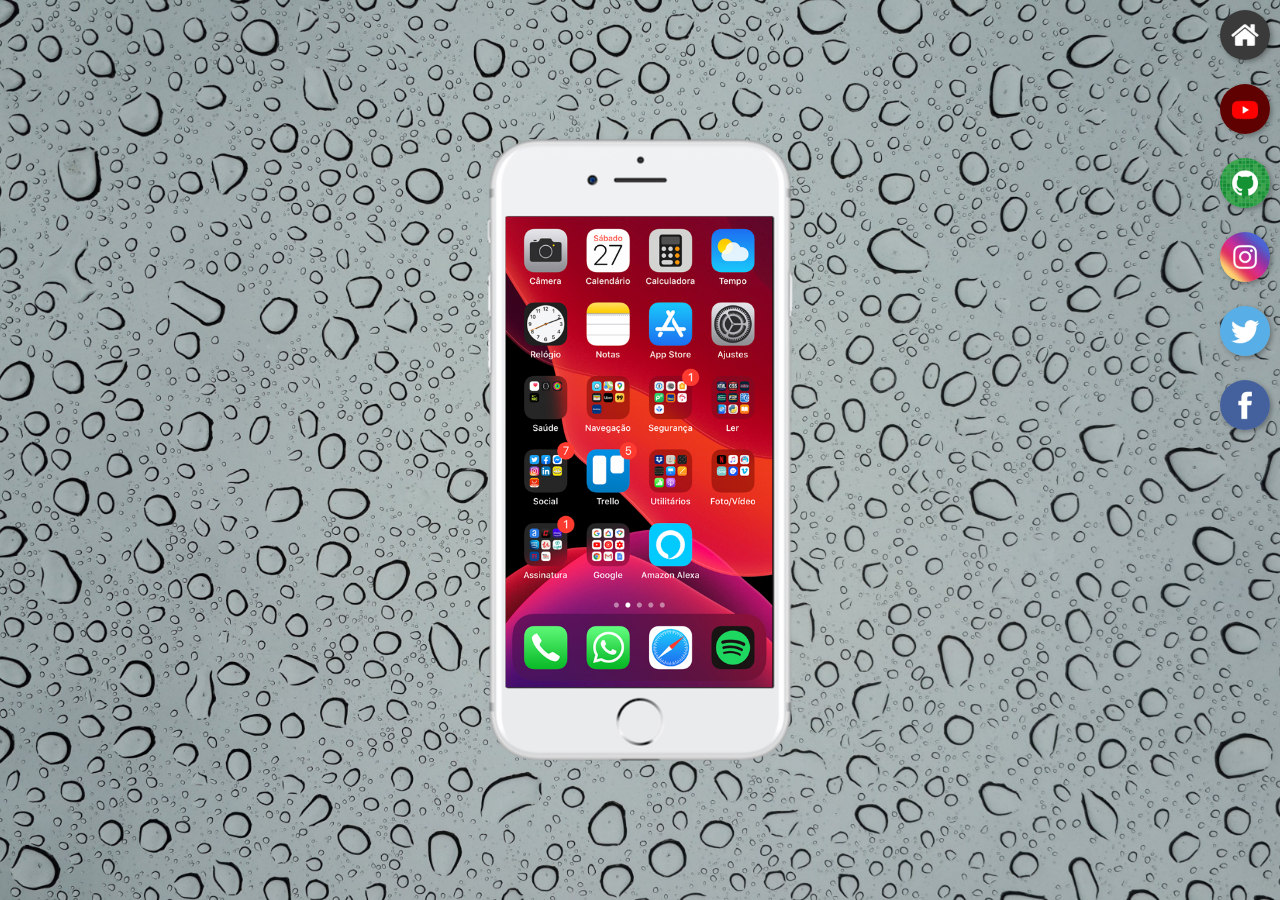
<file: index.html>
<!DOCTYPE html>
<html lang="pt-br">
<head>
    <meta charset="UTF-8">
    <meta name="viewport" content="width=device-width, initial-scale=1.0">
    <link rel="shortcut icon" href="favicon.ico" type="image/x-icon">
    <link rel="stylesheet" href="estilos/style.css">
    <title>Projeto Redes sociais</title>
</head>
<body>
    <main>
        <section id="telefone">
            <iframe src="home.html" name="tela" id="tela" frameborder="0">Seu navegador não é compativel</iframe>
        </section>
        <section id="redes-sociais">
            <a href="home.html" target="tela"><img src="imagens/logo-home.jpg" alt="Home"></a> <br>
            <a href="youtube.html" target="tela"><img src="imagens/logo-youtube.jpg" alt="Youtube"></a> <br>
            <a href="github.html" target="tela"><img src="imagens/logo-github.jpg" alt="Github"></a> <br>
            <a href="instagram.html" target="tela"><img src="imagens/logo-instagram.jpg" alt="Instagram"></a> <br>
            <a href="twitter.html" target="tela"><img src="imagens/logo-twitter.jpg" alt="Twitter"></a> <br>
            <a href="facebook.html" target="tela"><img src="imagens/logo-facebook.jpg" alt="Facebook"></a> <br>
        </section>
    </main>
</body>
</html>
</file>
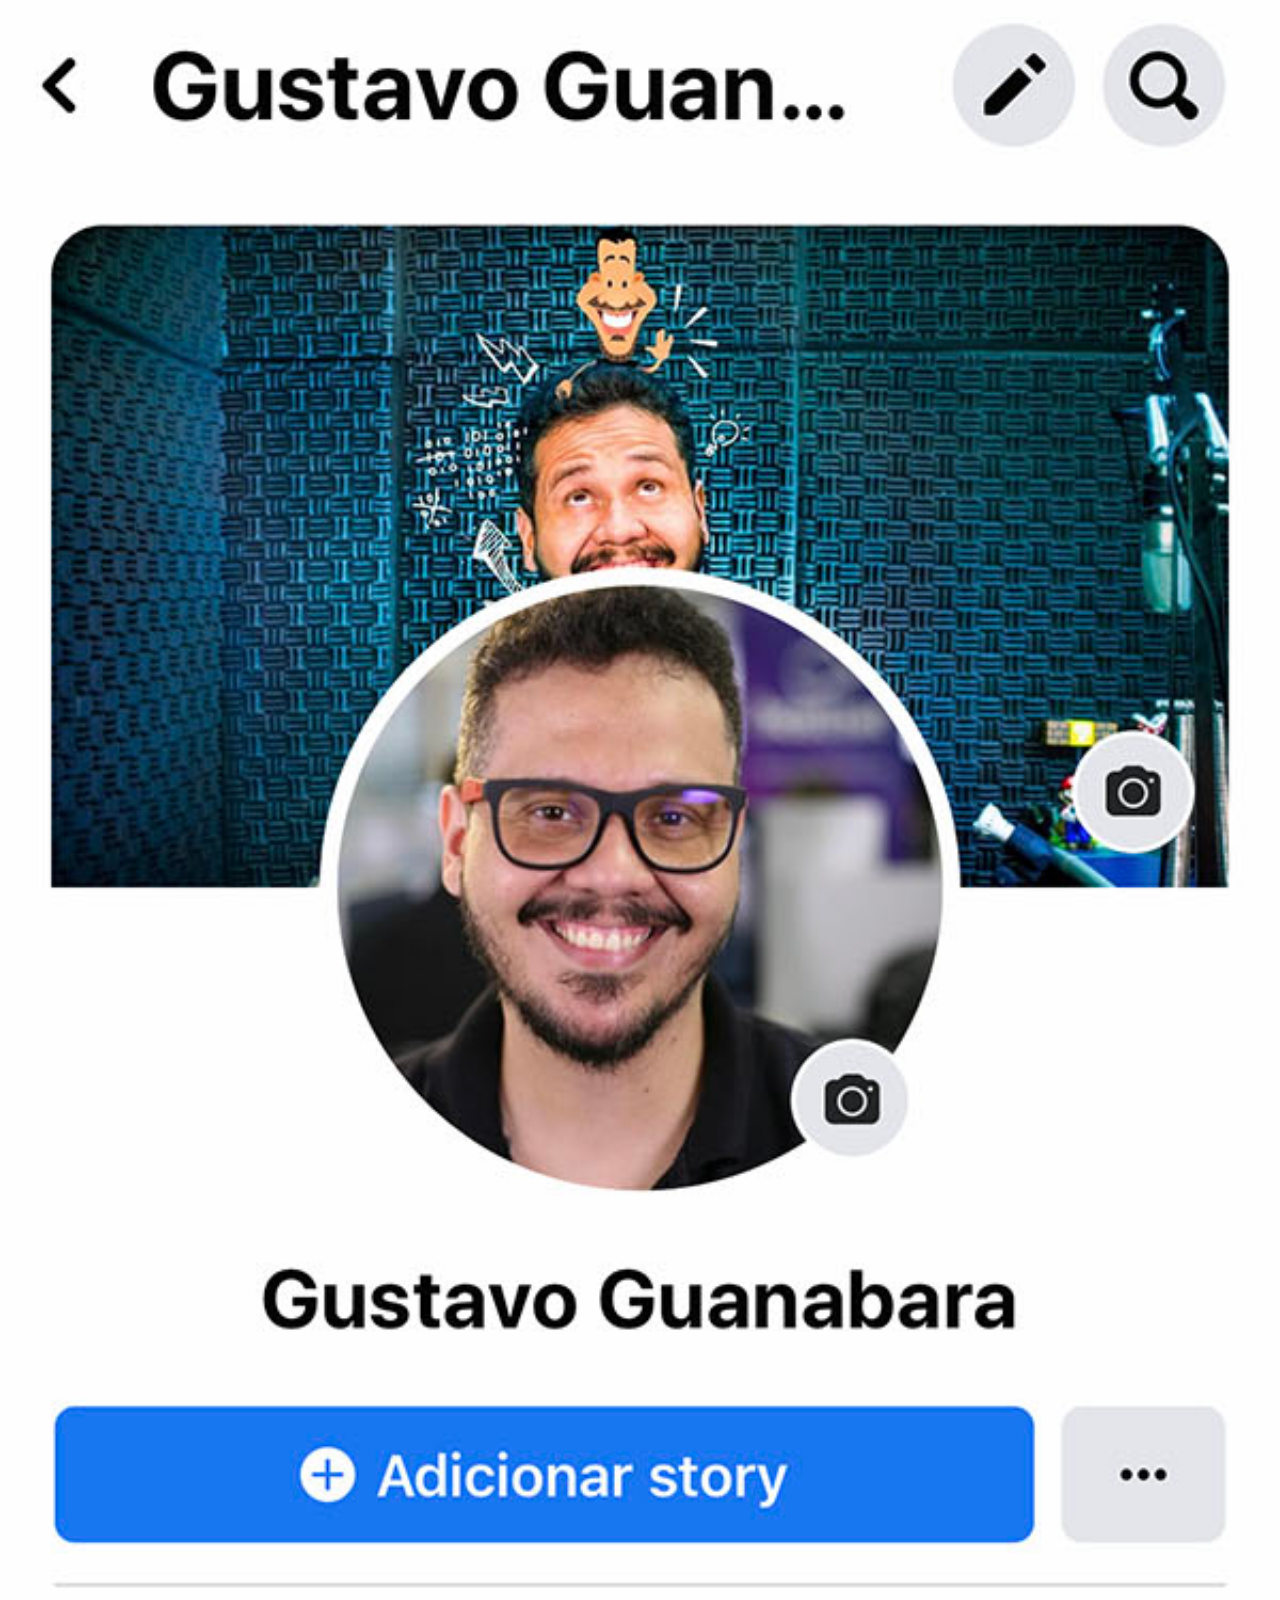
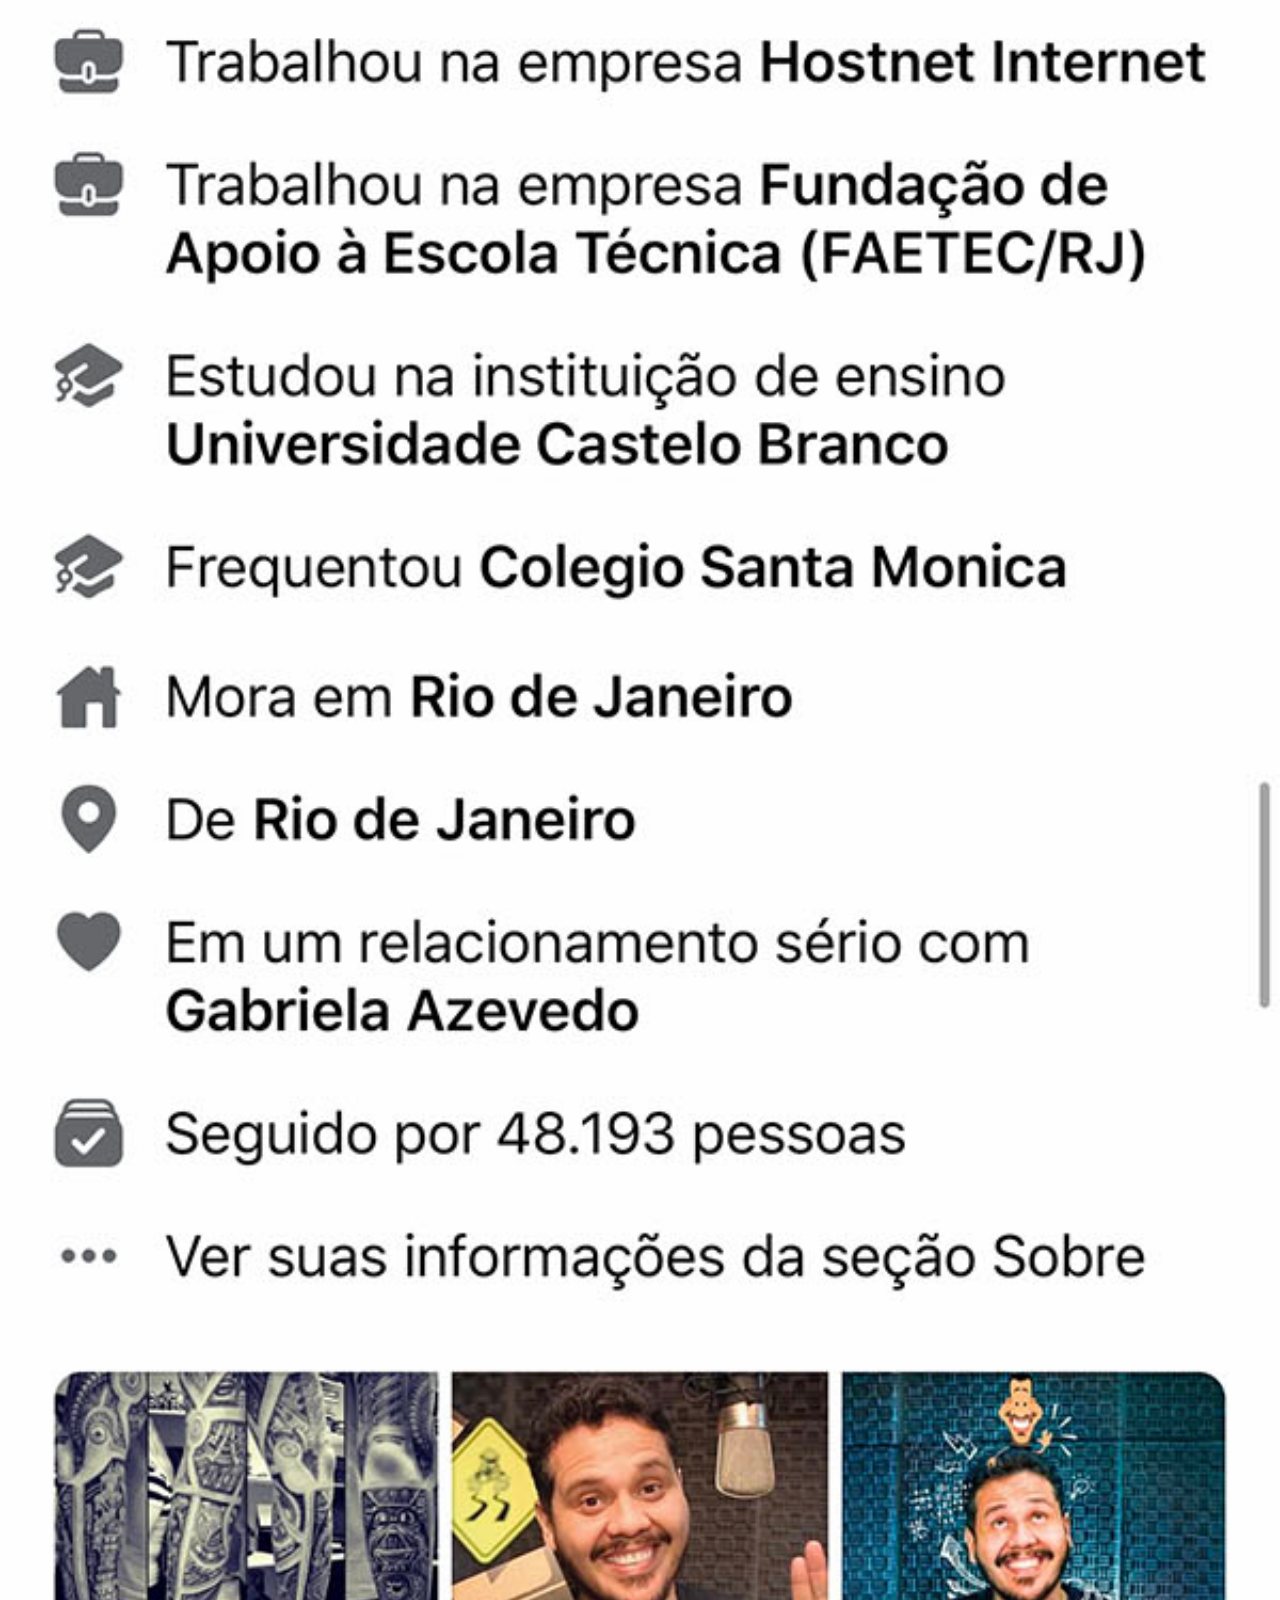
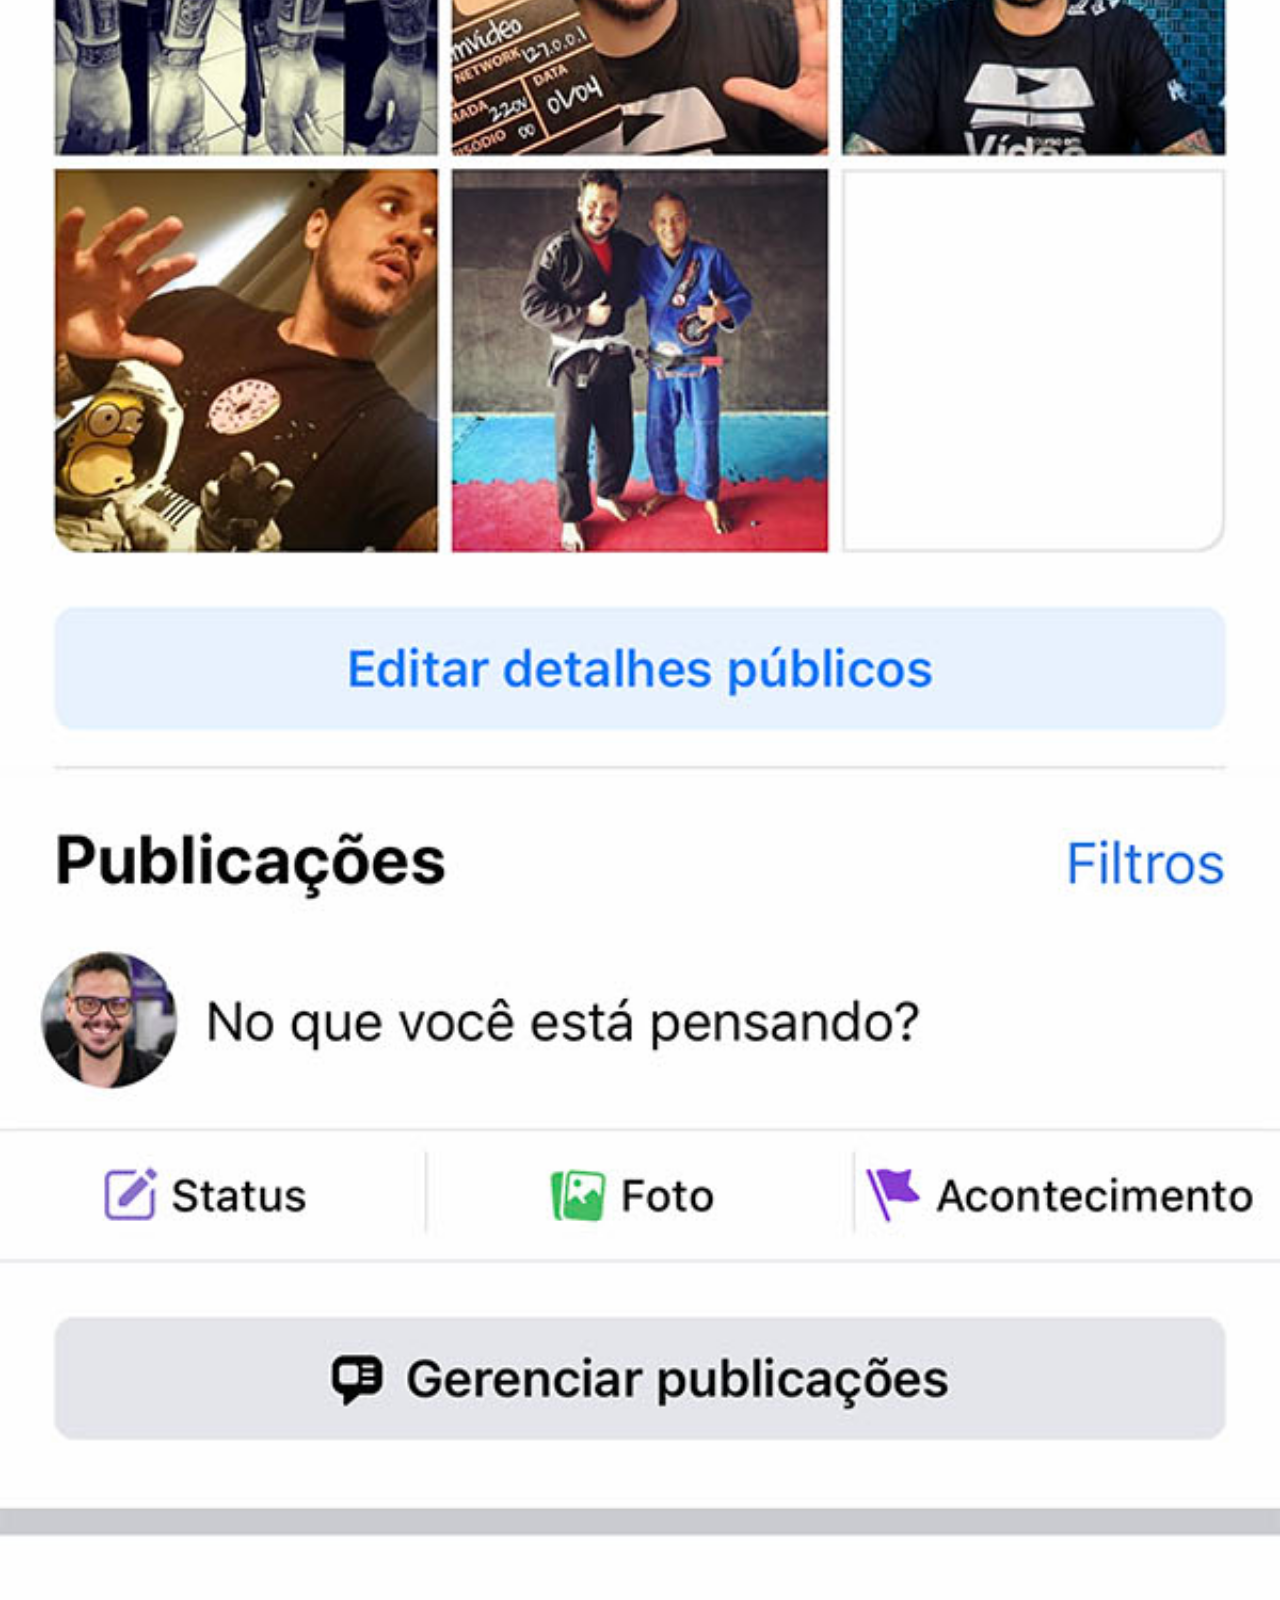
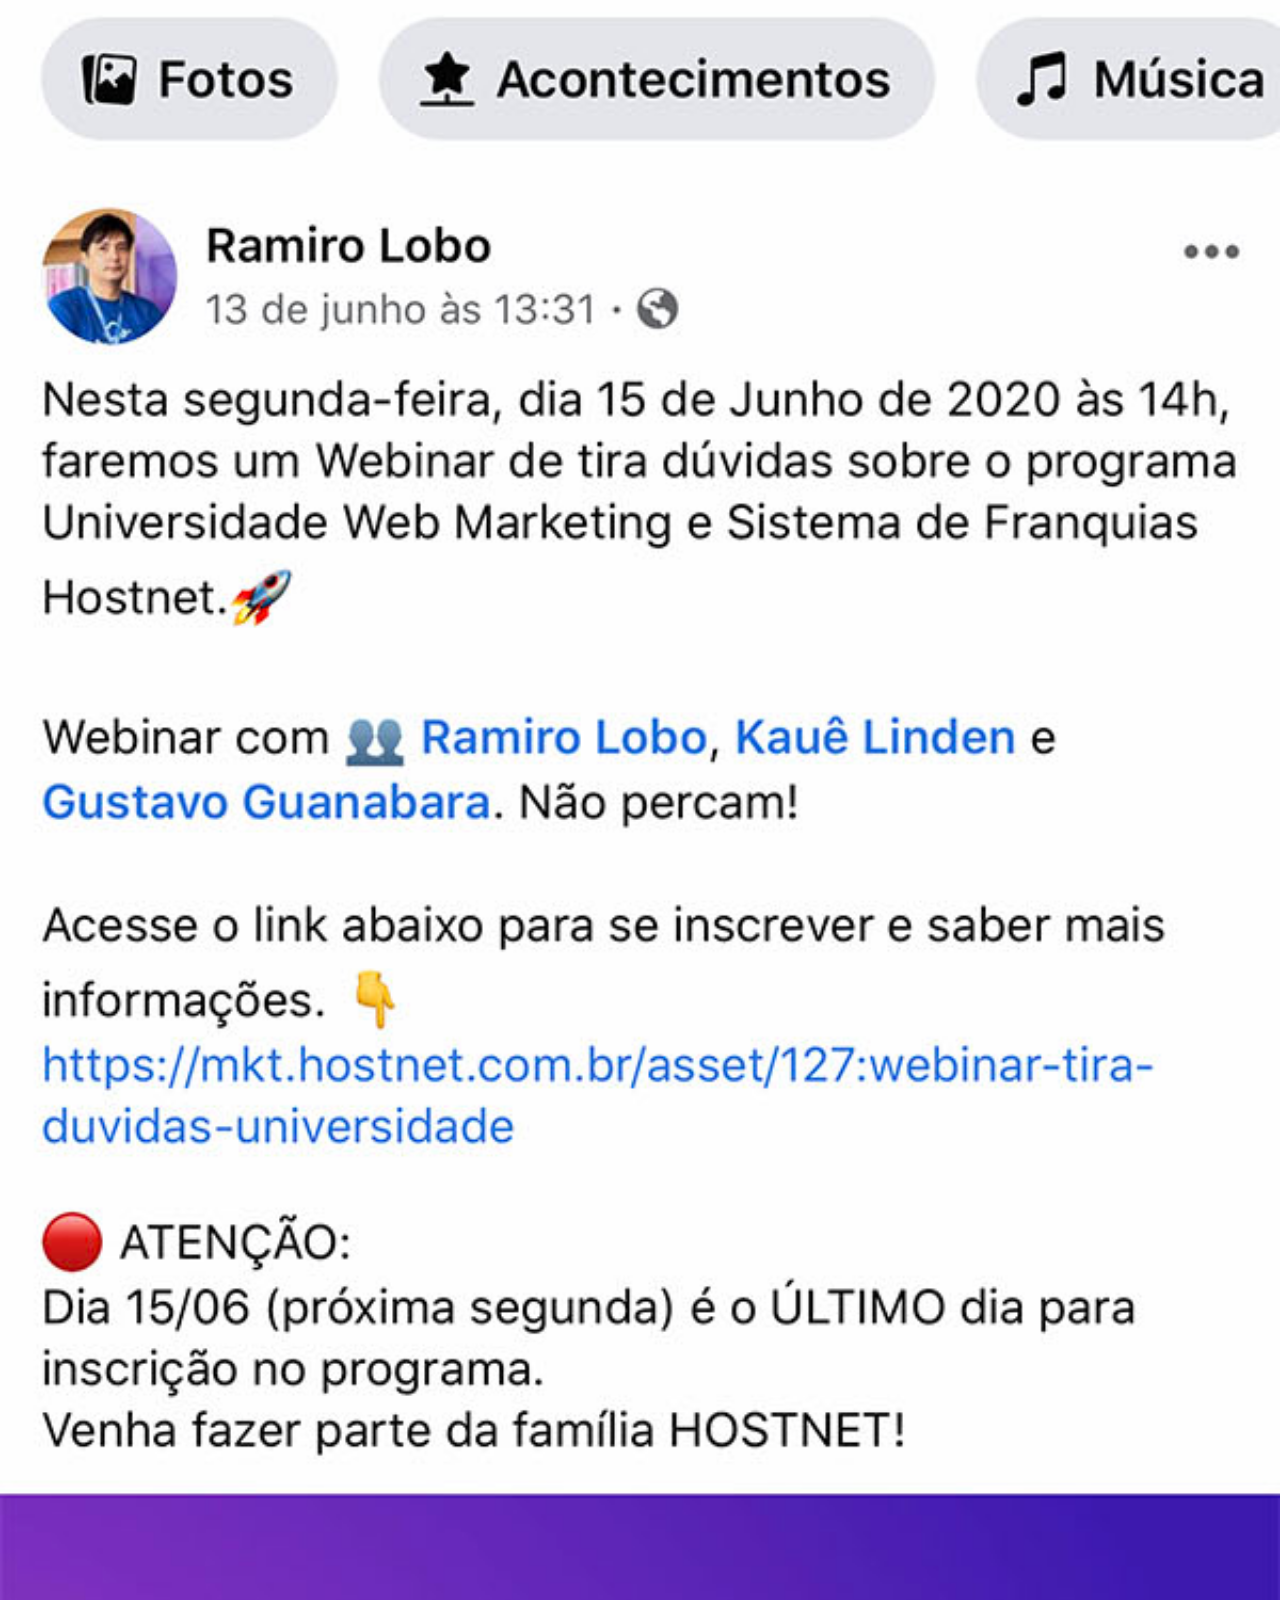
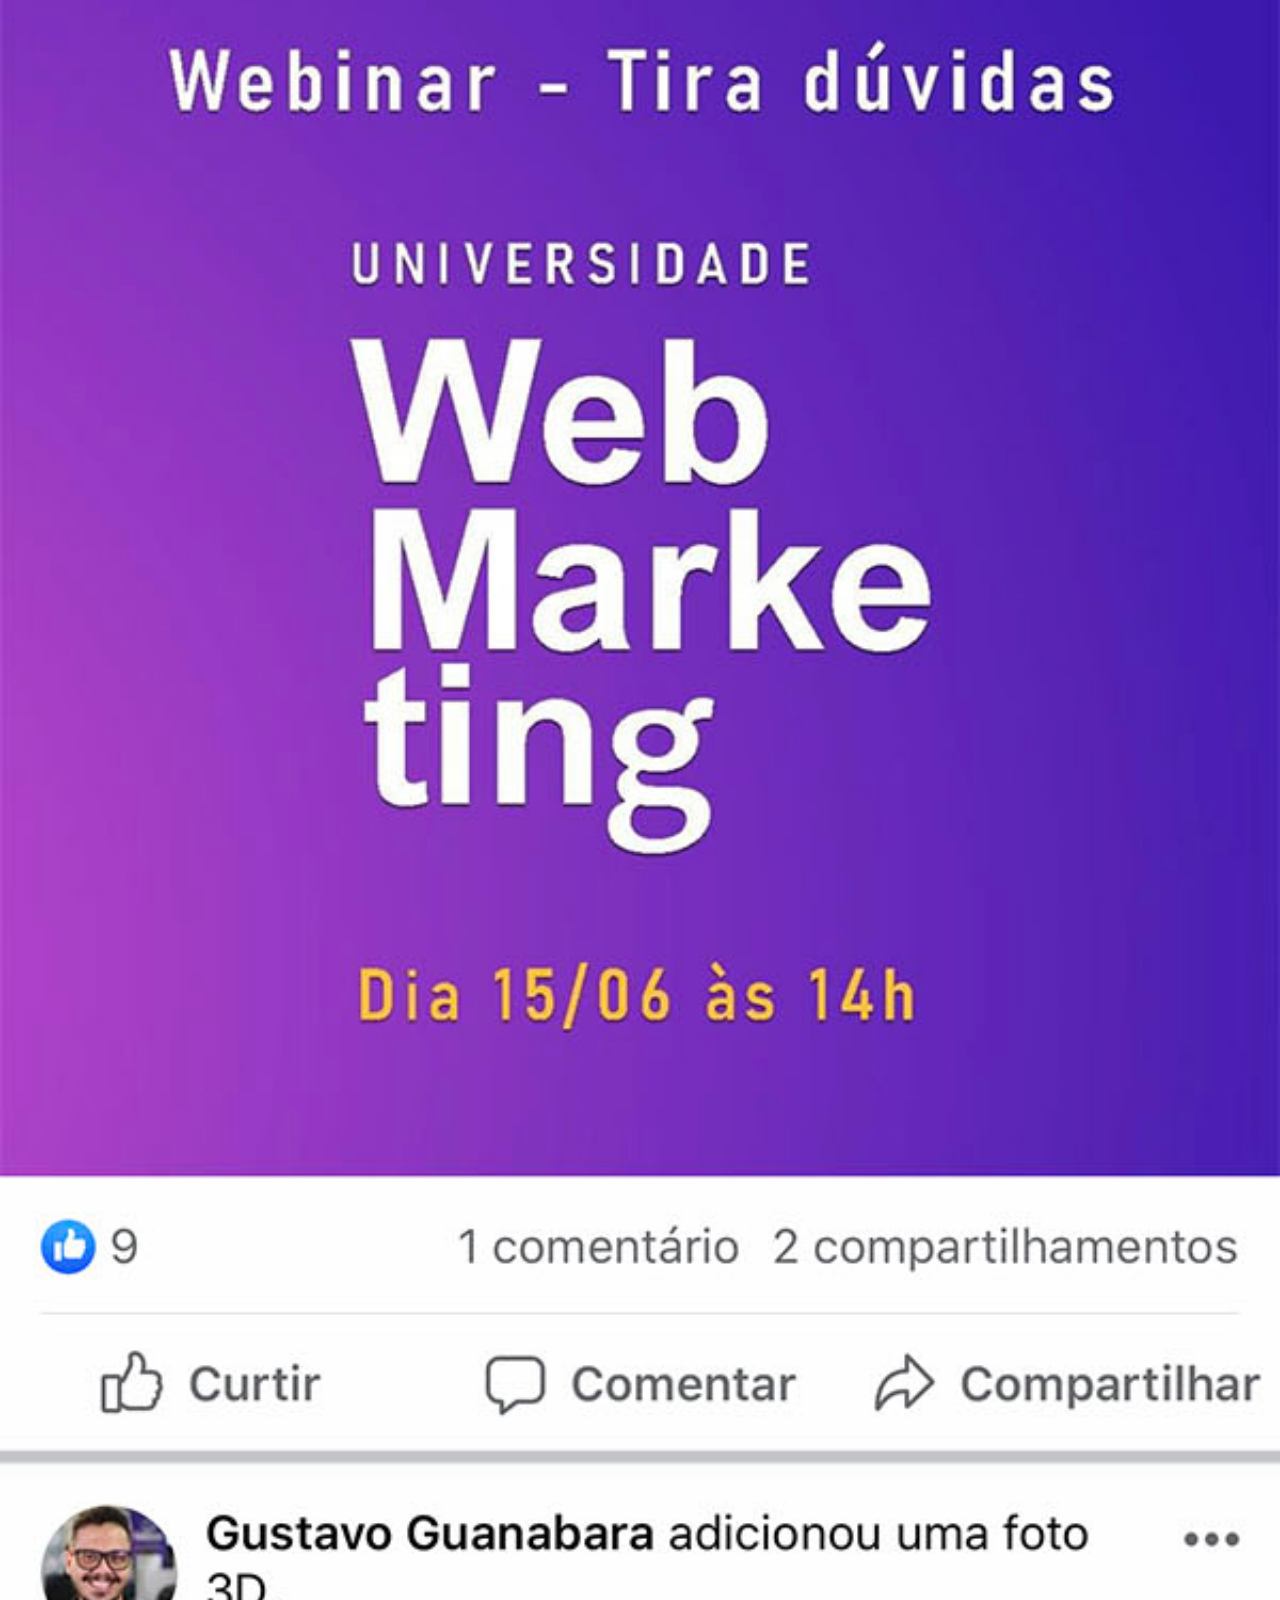
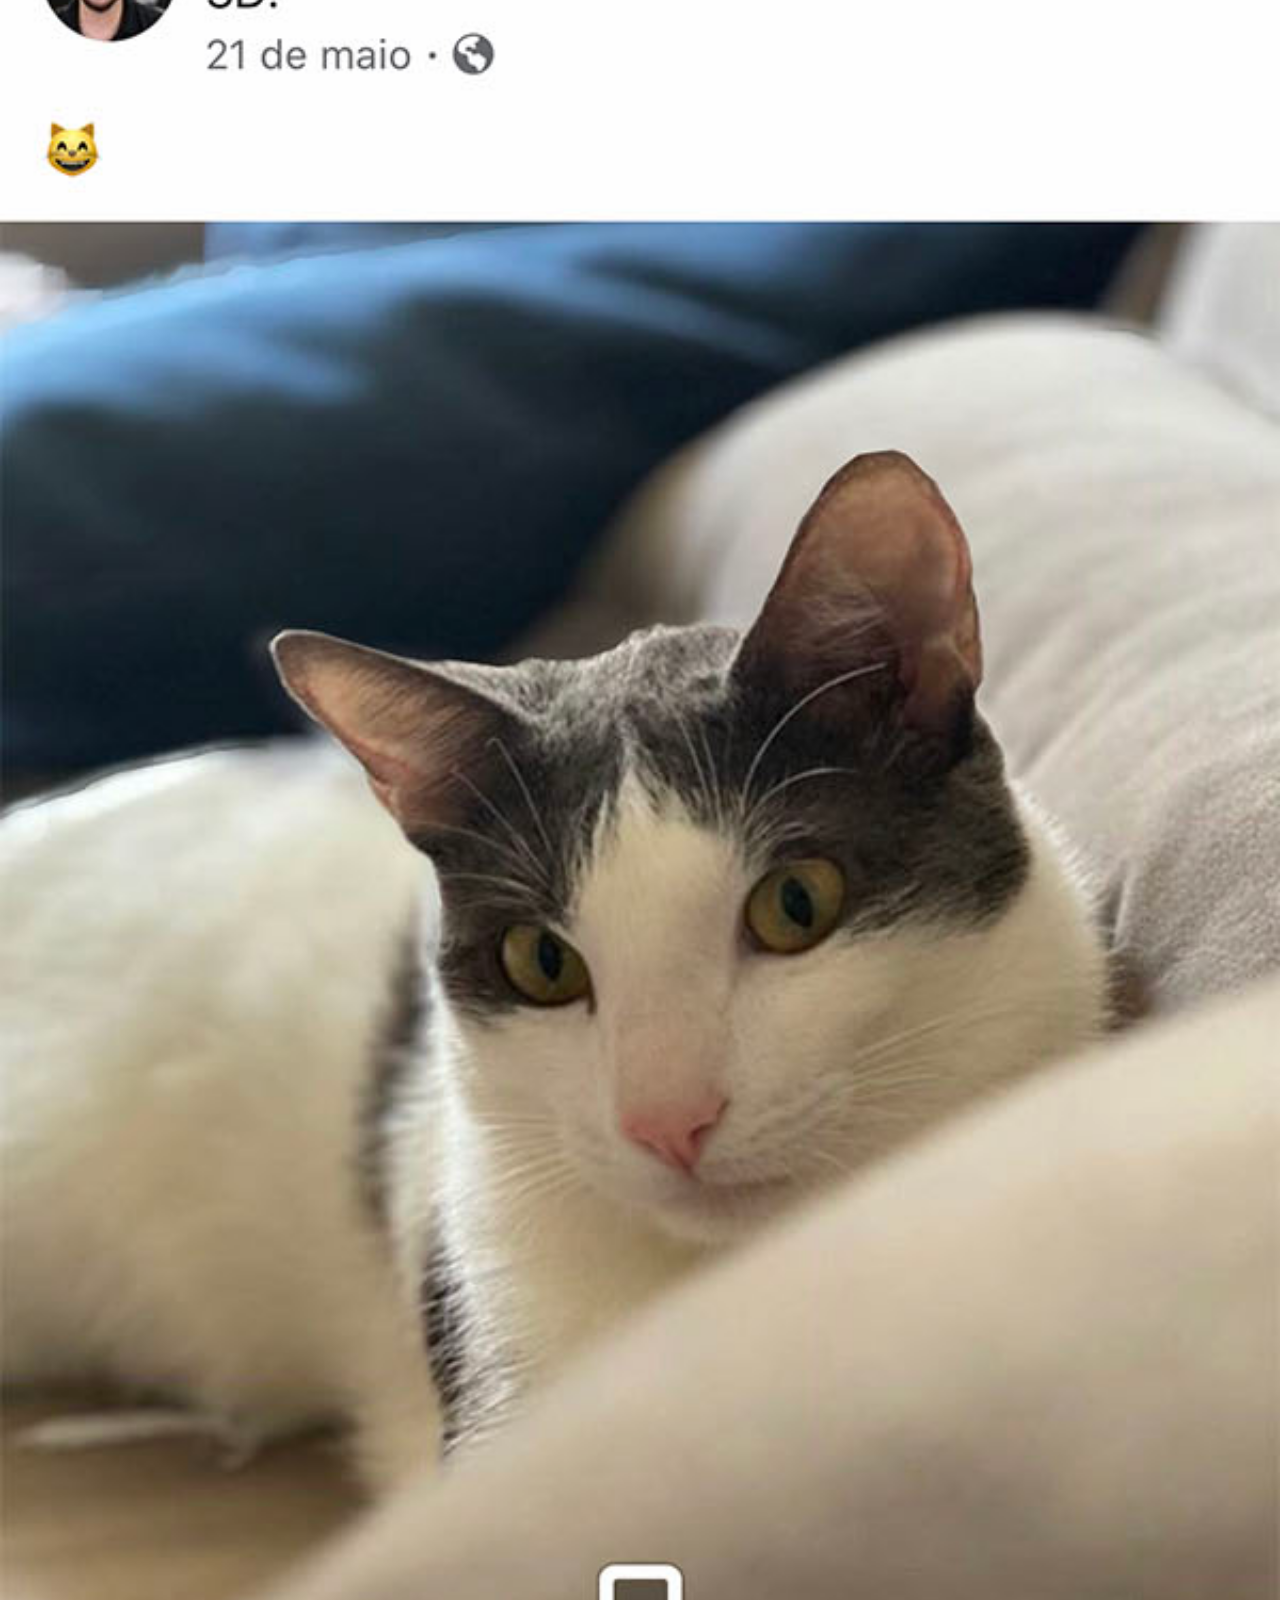
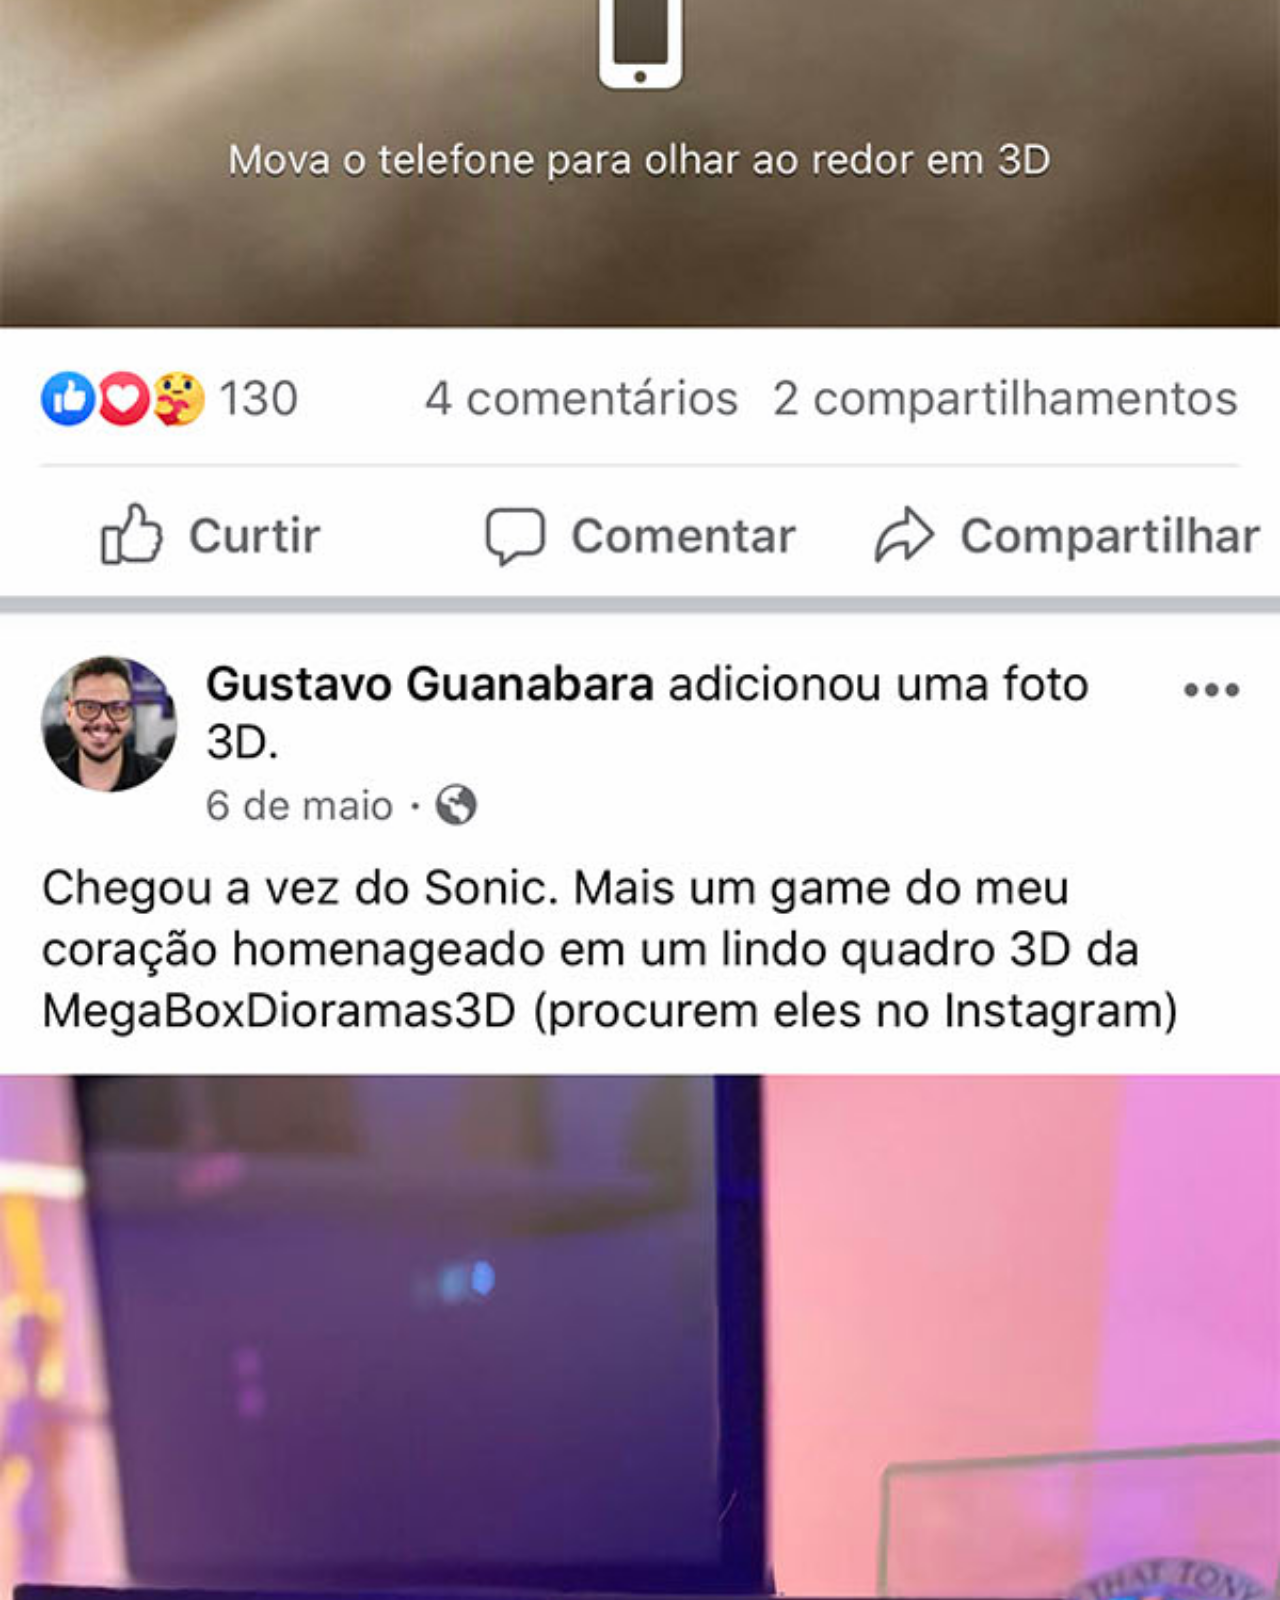
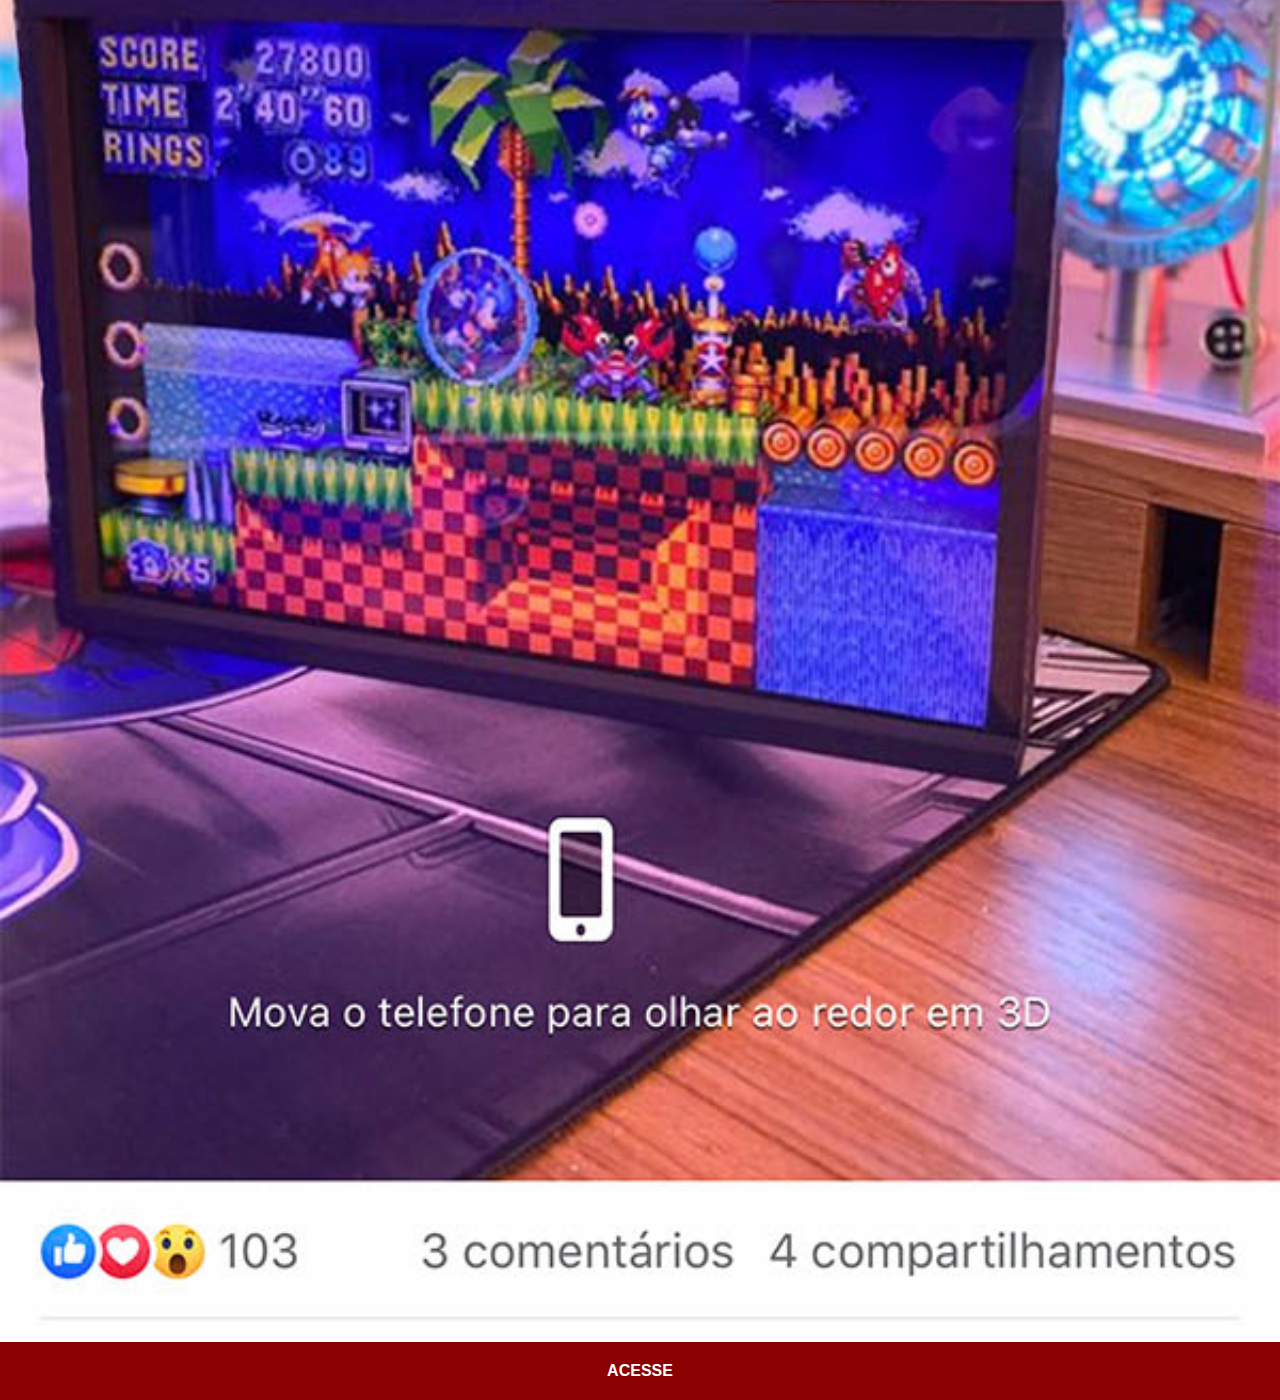
<file: facebook.html>
<!DOCTYPE html>
<html lang="pt-br">
<head>
    <meta charset="UTF-8">
    <meta http-equiv="X-UA-Compatible" content="IE=edge">
    <meta name="viewport" content="width=device-width, initial-scale=1.0">
    <title>Facebook</title>
    <link rel="stylesheet" href="estilos/social.css">
</head>
<body>
    <img src="imagens/tela-facebook.jpg" alt="Facebook">
    <a href="https://www.facebook.com/gustavoguanabara/?locale=pt_BR" target="_blank"> ACESSE </a>
</body>
</html>
</file>
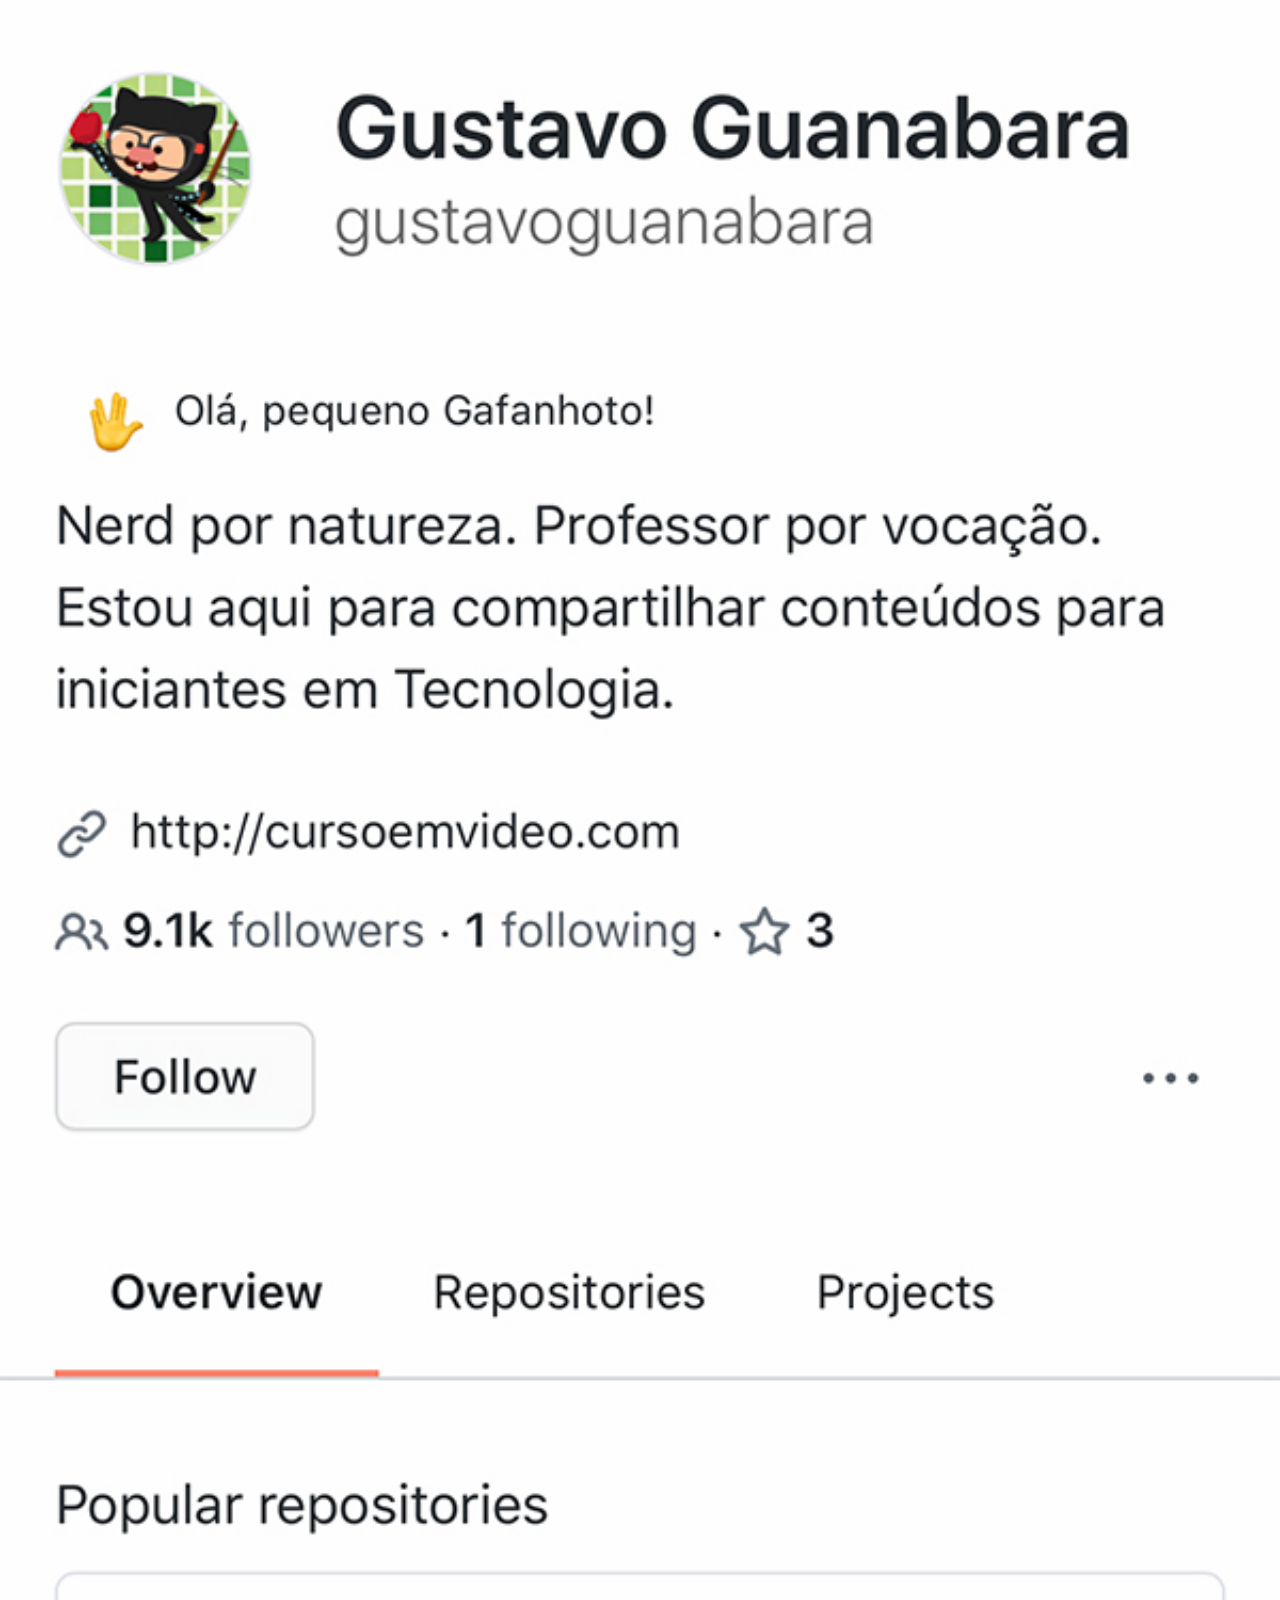
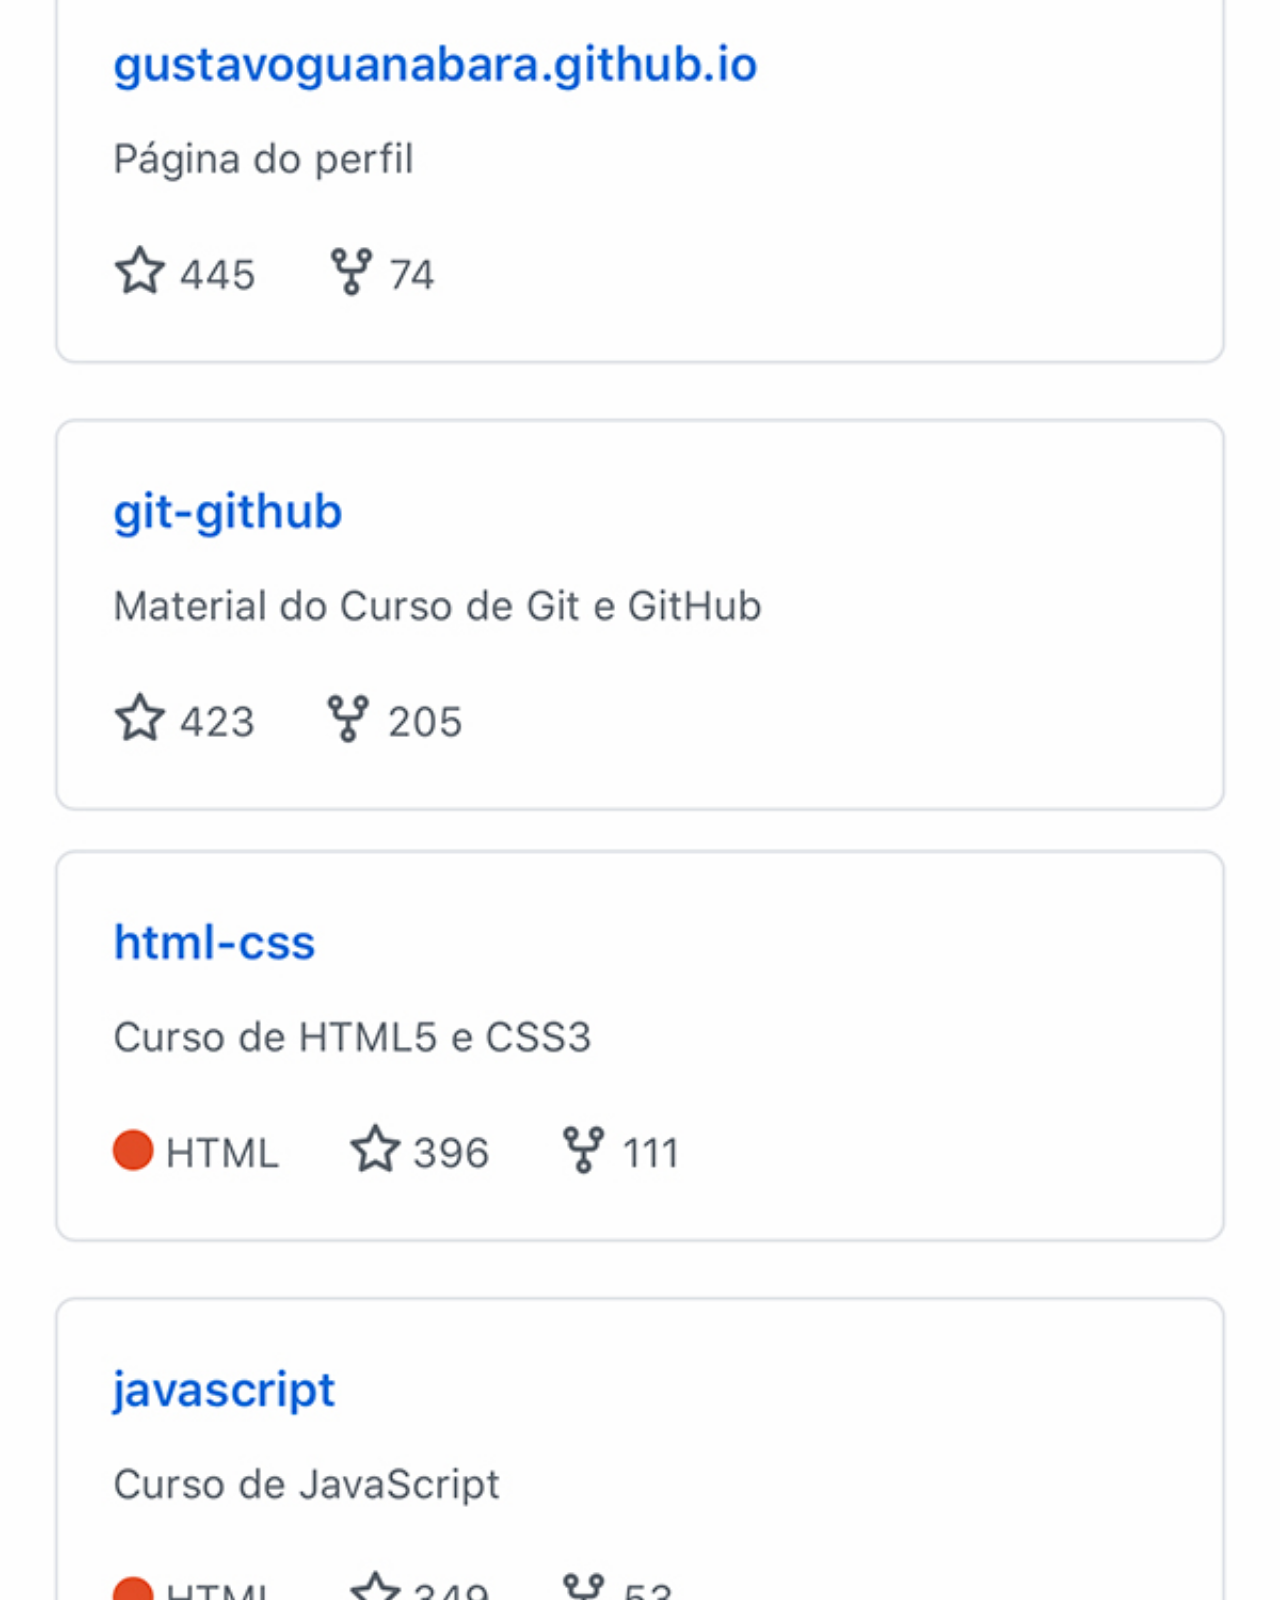
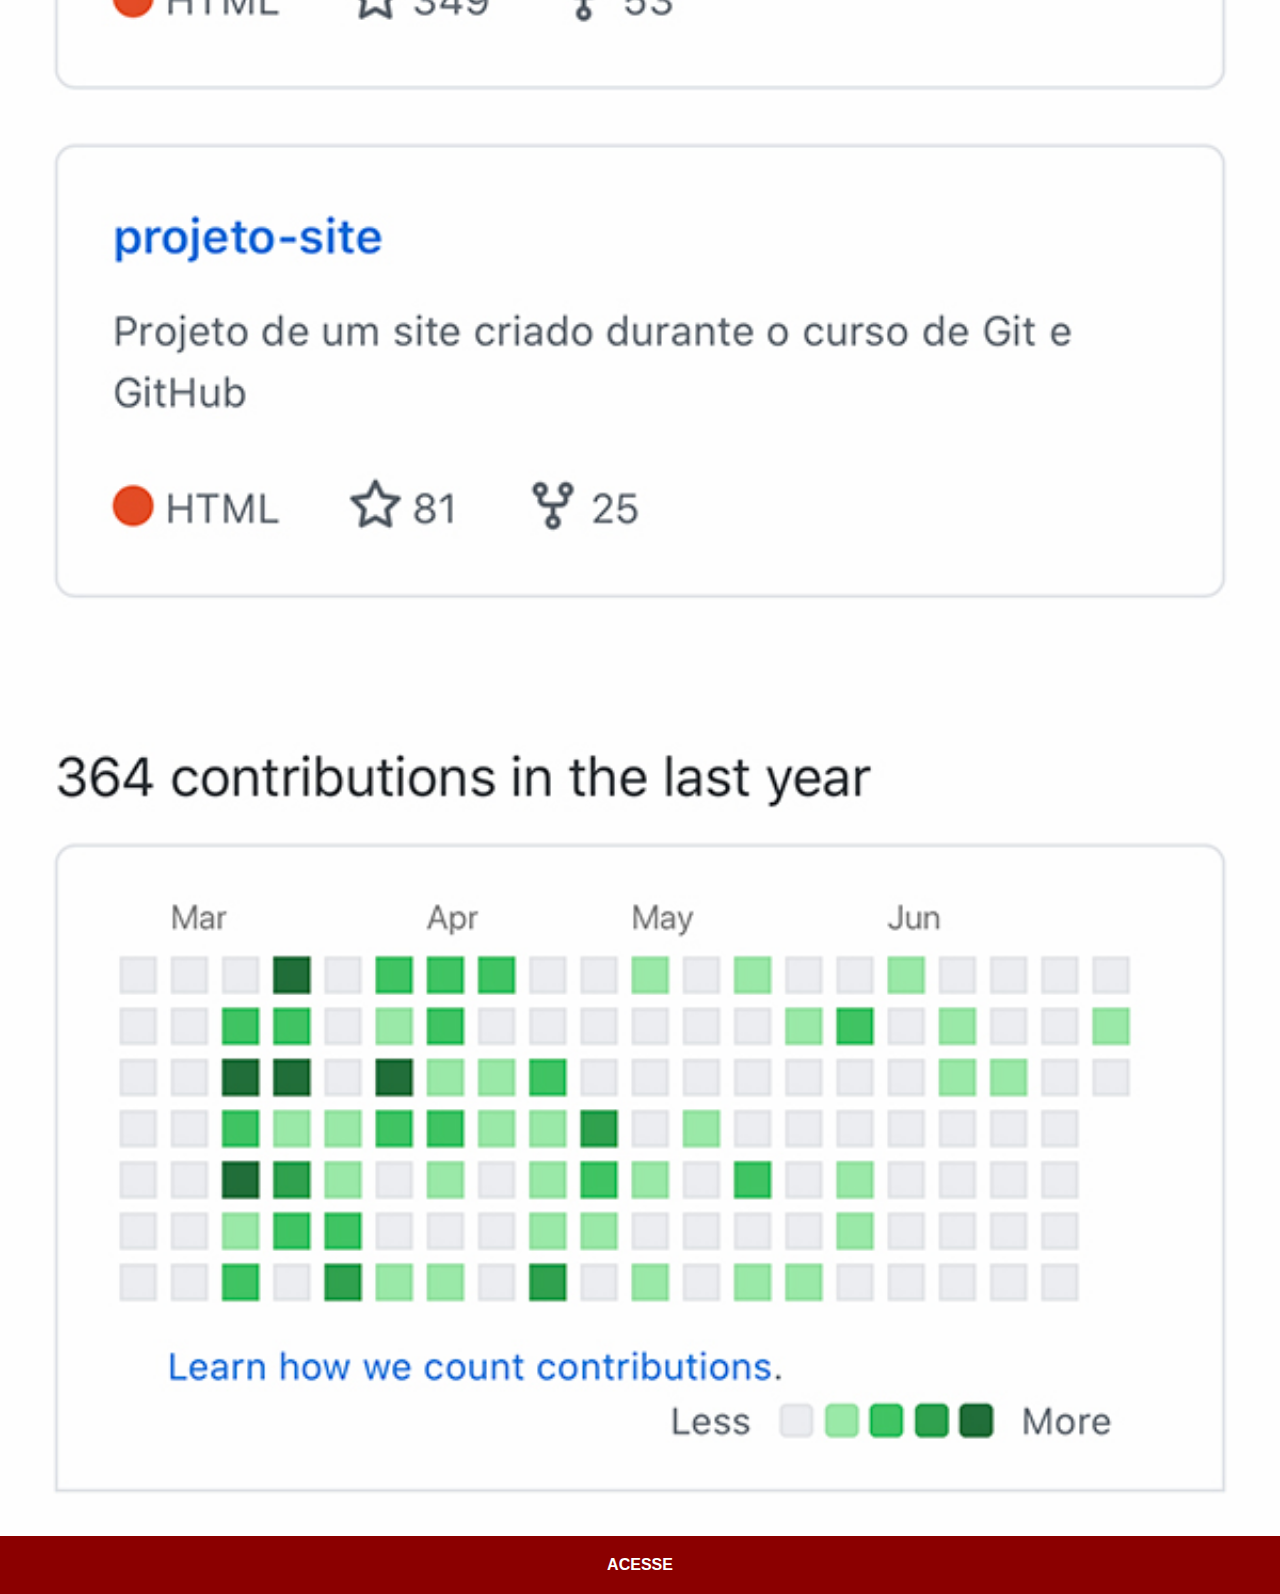
<file: github.html>
<!DOCTYPE html>
<html lang="pt-br">
<head>
    <meta charset="UTF-8">
    <meta http-equiv="X-UA-Compatible" content="IE=edge">
    <meta name="viewport" content="width=device-width, initial-scale=1.0">
    <title>Github</title>
    <link rel="stylesheet" href="estilos/social.css">
</head>
<body>
    <img src="imagens/tela-github.jpg" alt="Github">
    <a href="https://github.com/gustavoguanabara/" target="_blank">ACESSE</a>
</body>
</html>
</file>
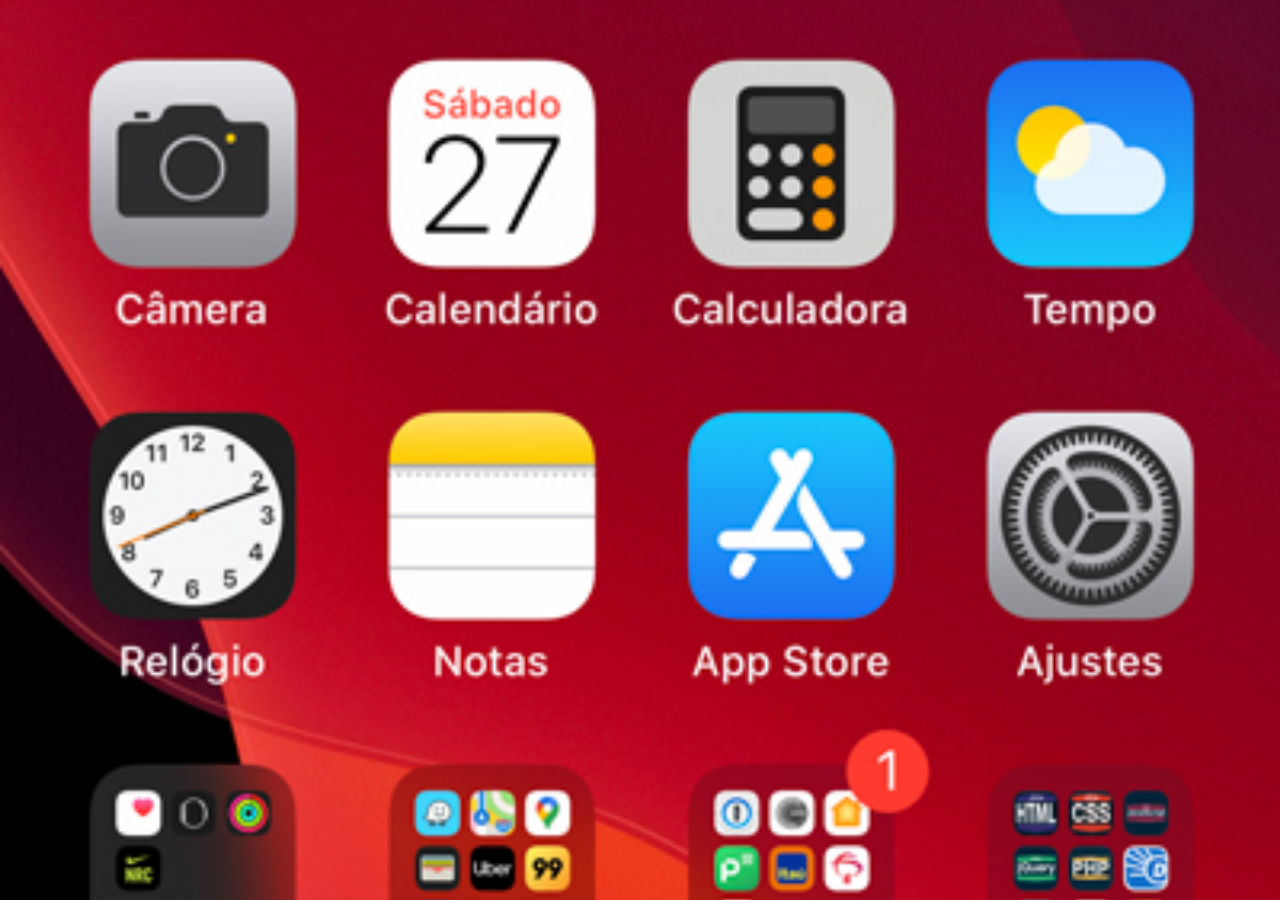
<file: home.html>
<!DOCTYPE html>
<html lang="pt-br">
<head>
    <meta charset="UTF-8">
    <meta name="viewport" content="width=device-width, initial-scale=1.0">
    <title>Home</title>
</head>
<style>
    *{
        margin: 0px;
        padding: 0px;
    }
    body{
        width: 100vw;
        height: 100vh;
        background: black url('imagens/tela-home.jpg') no-repeat top center;
        background-size: cover;
    }
</style>
<body>

</body>
</html>
</file>
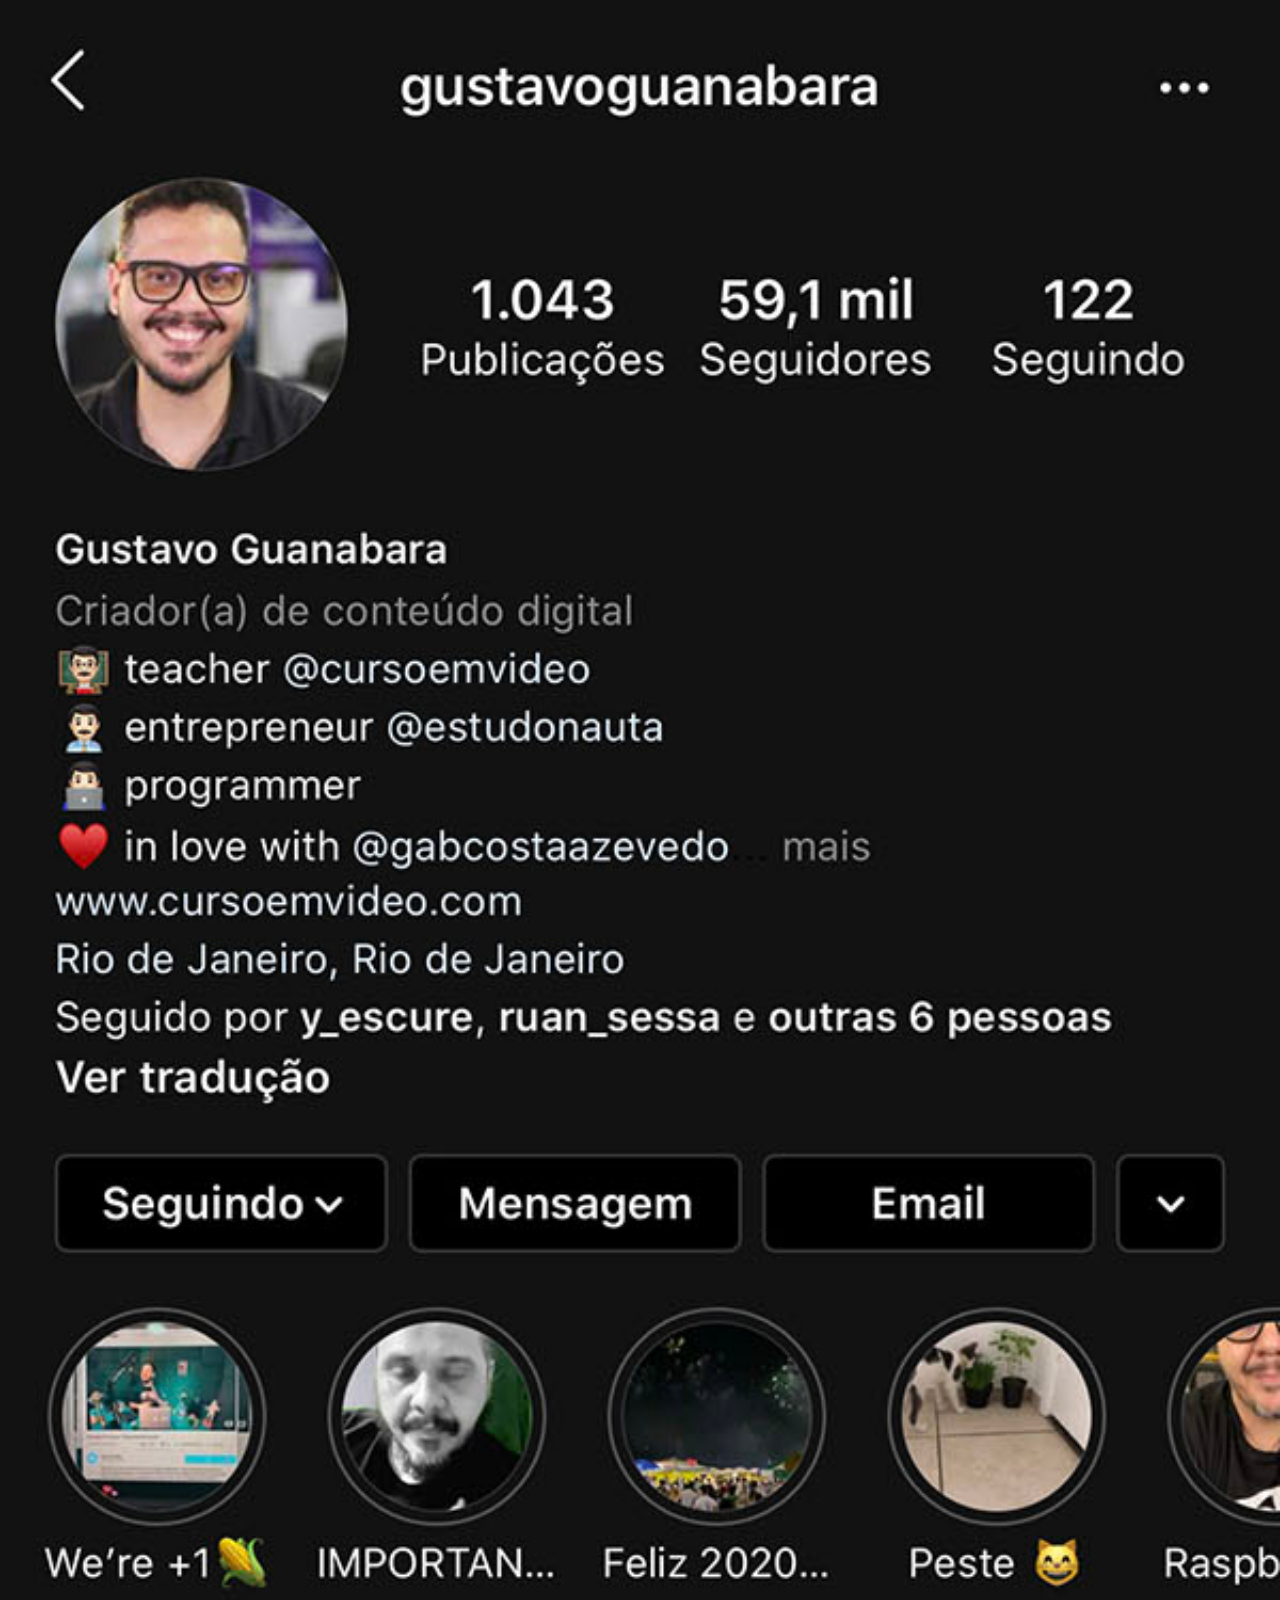
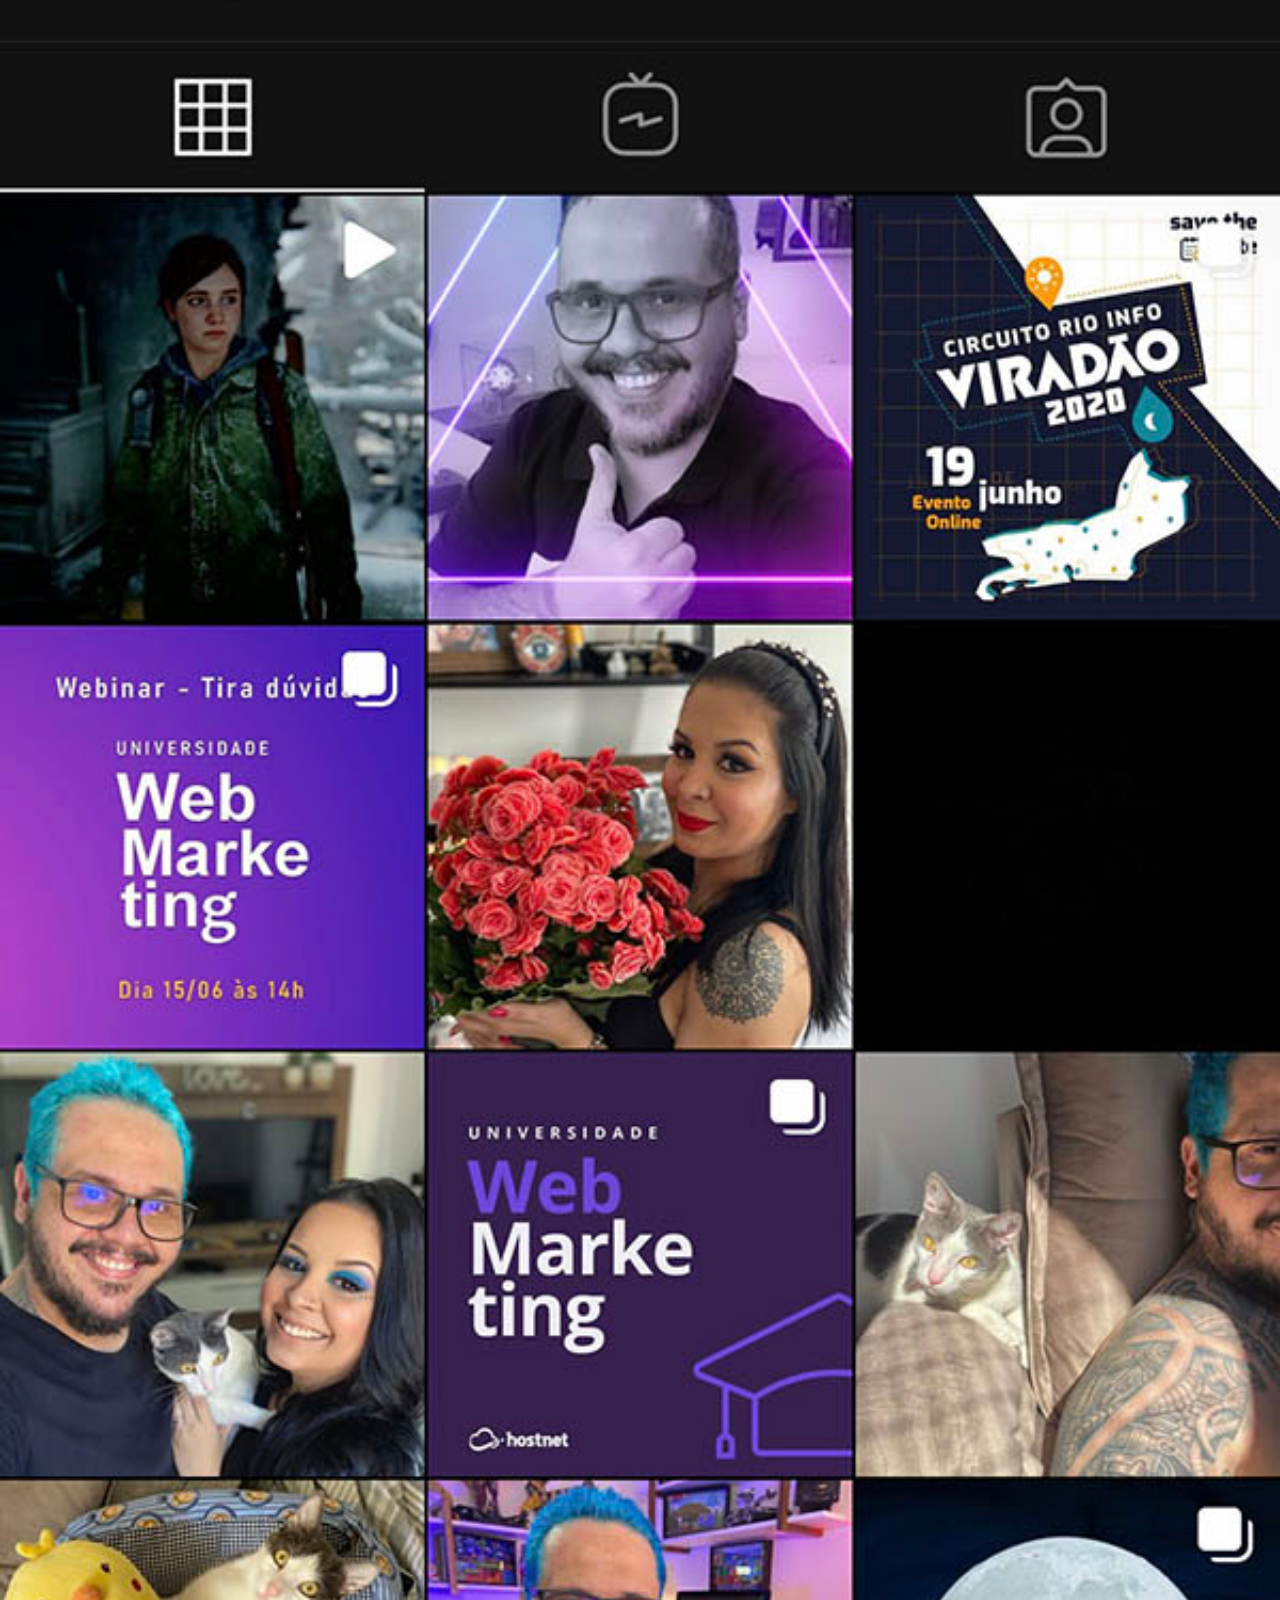
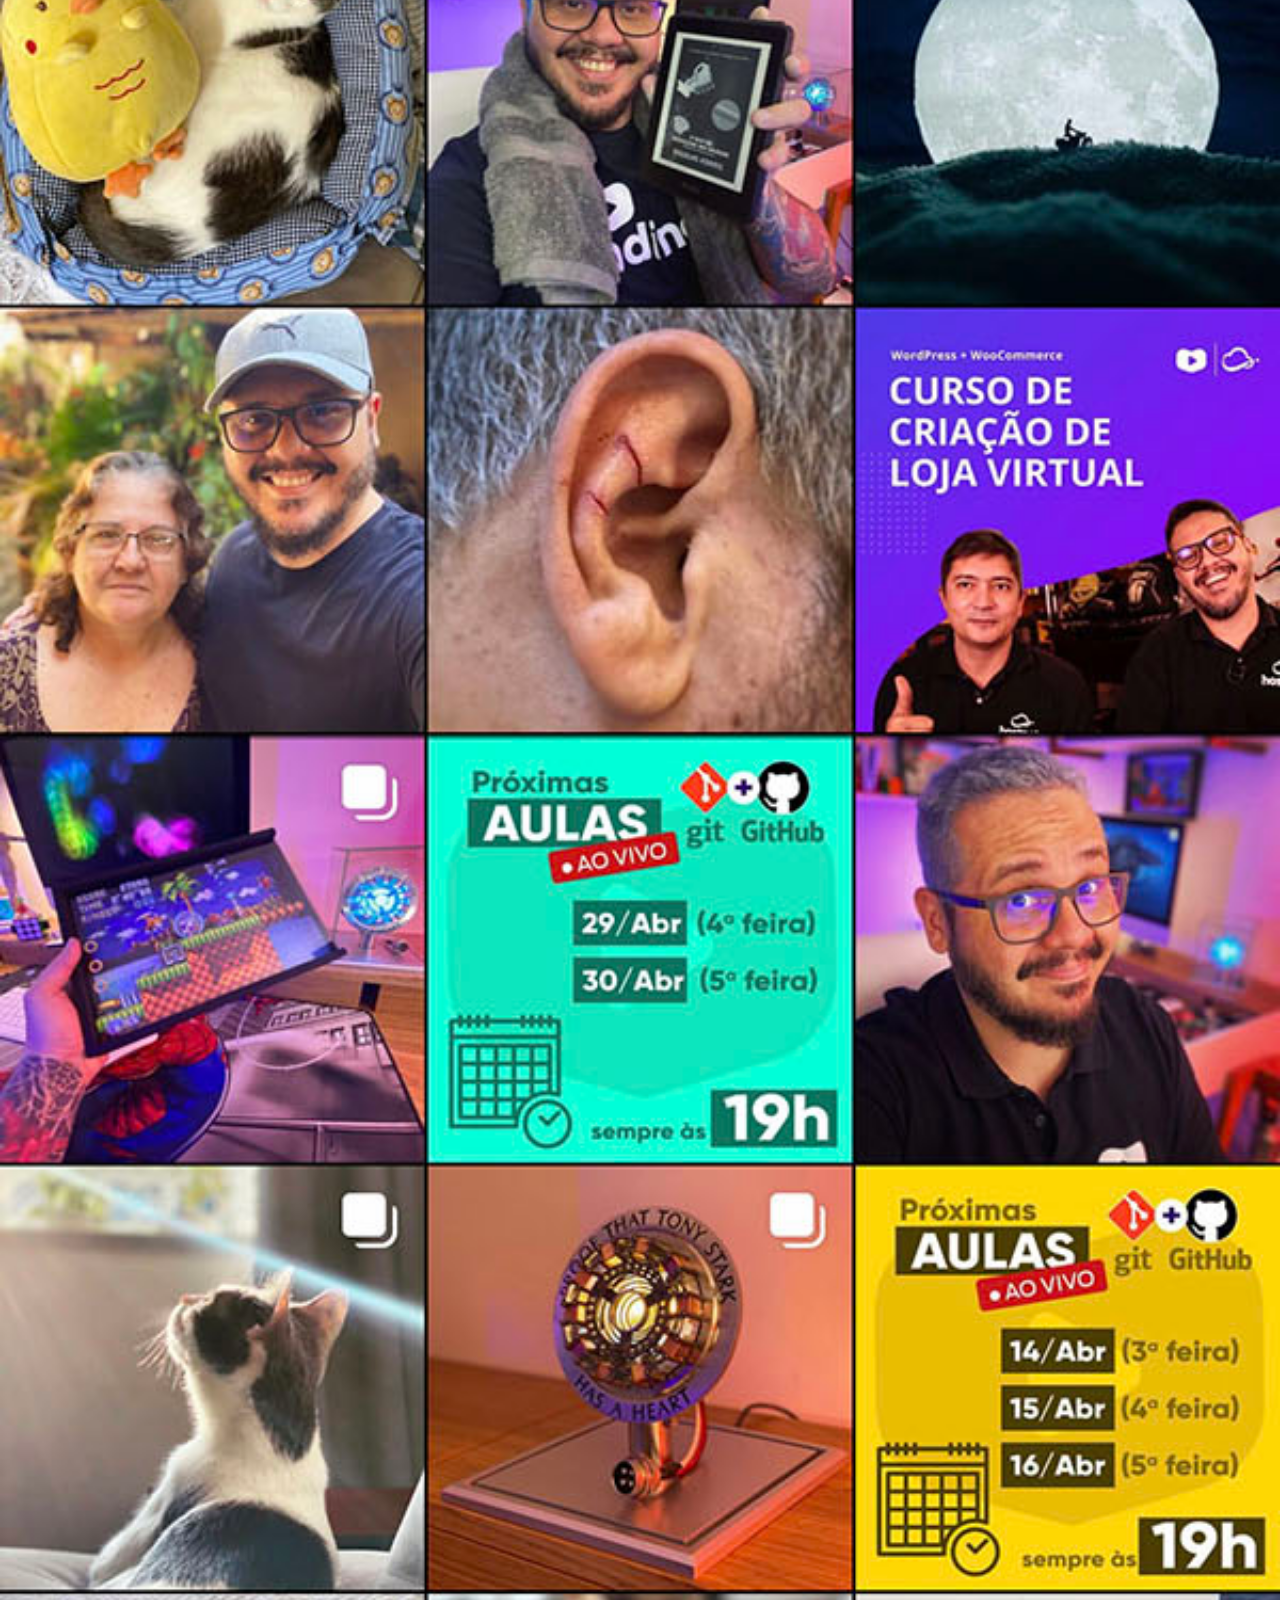
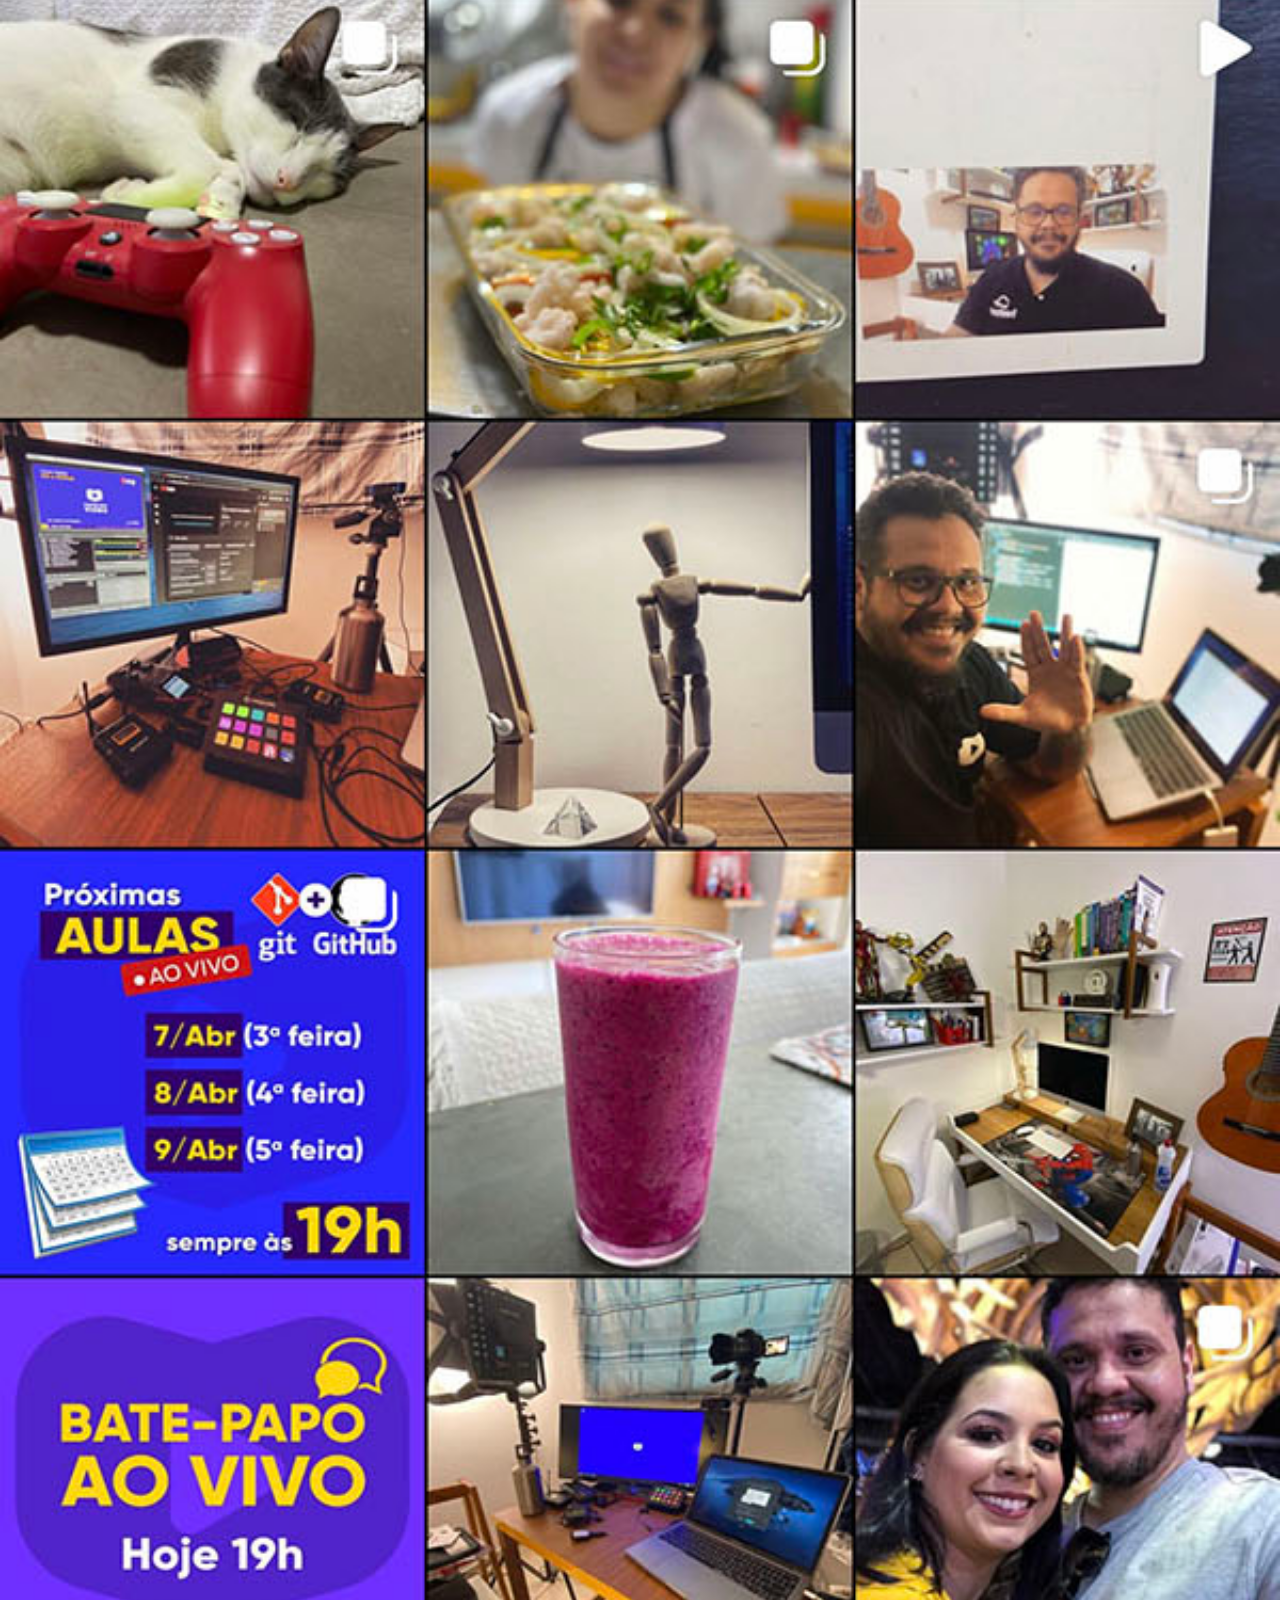
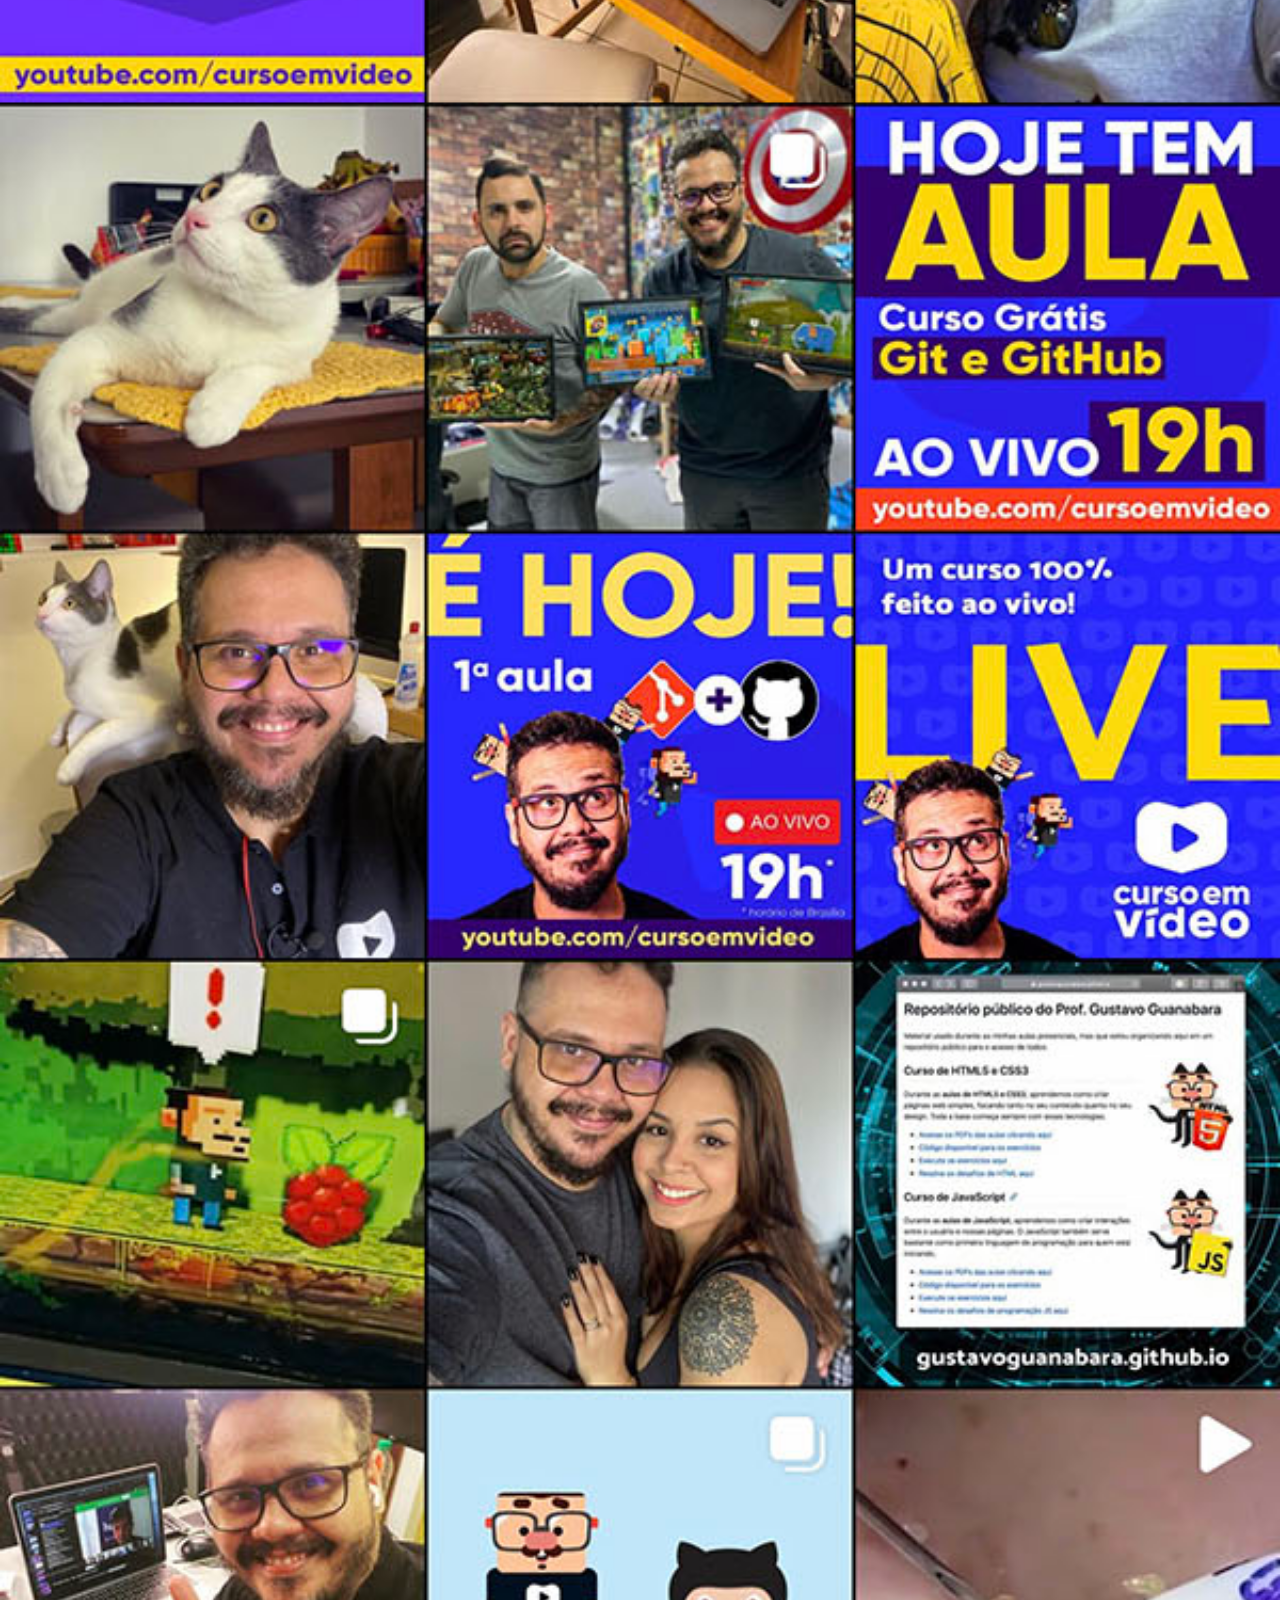
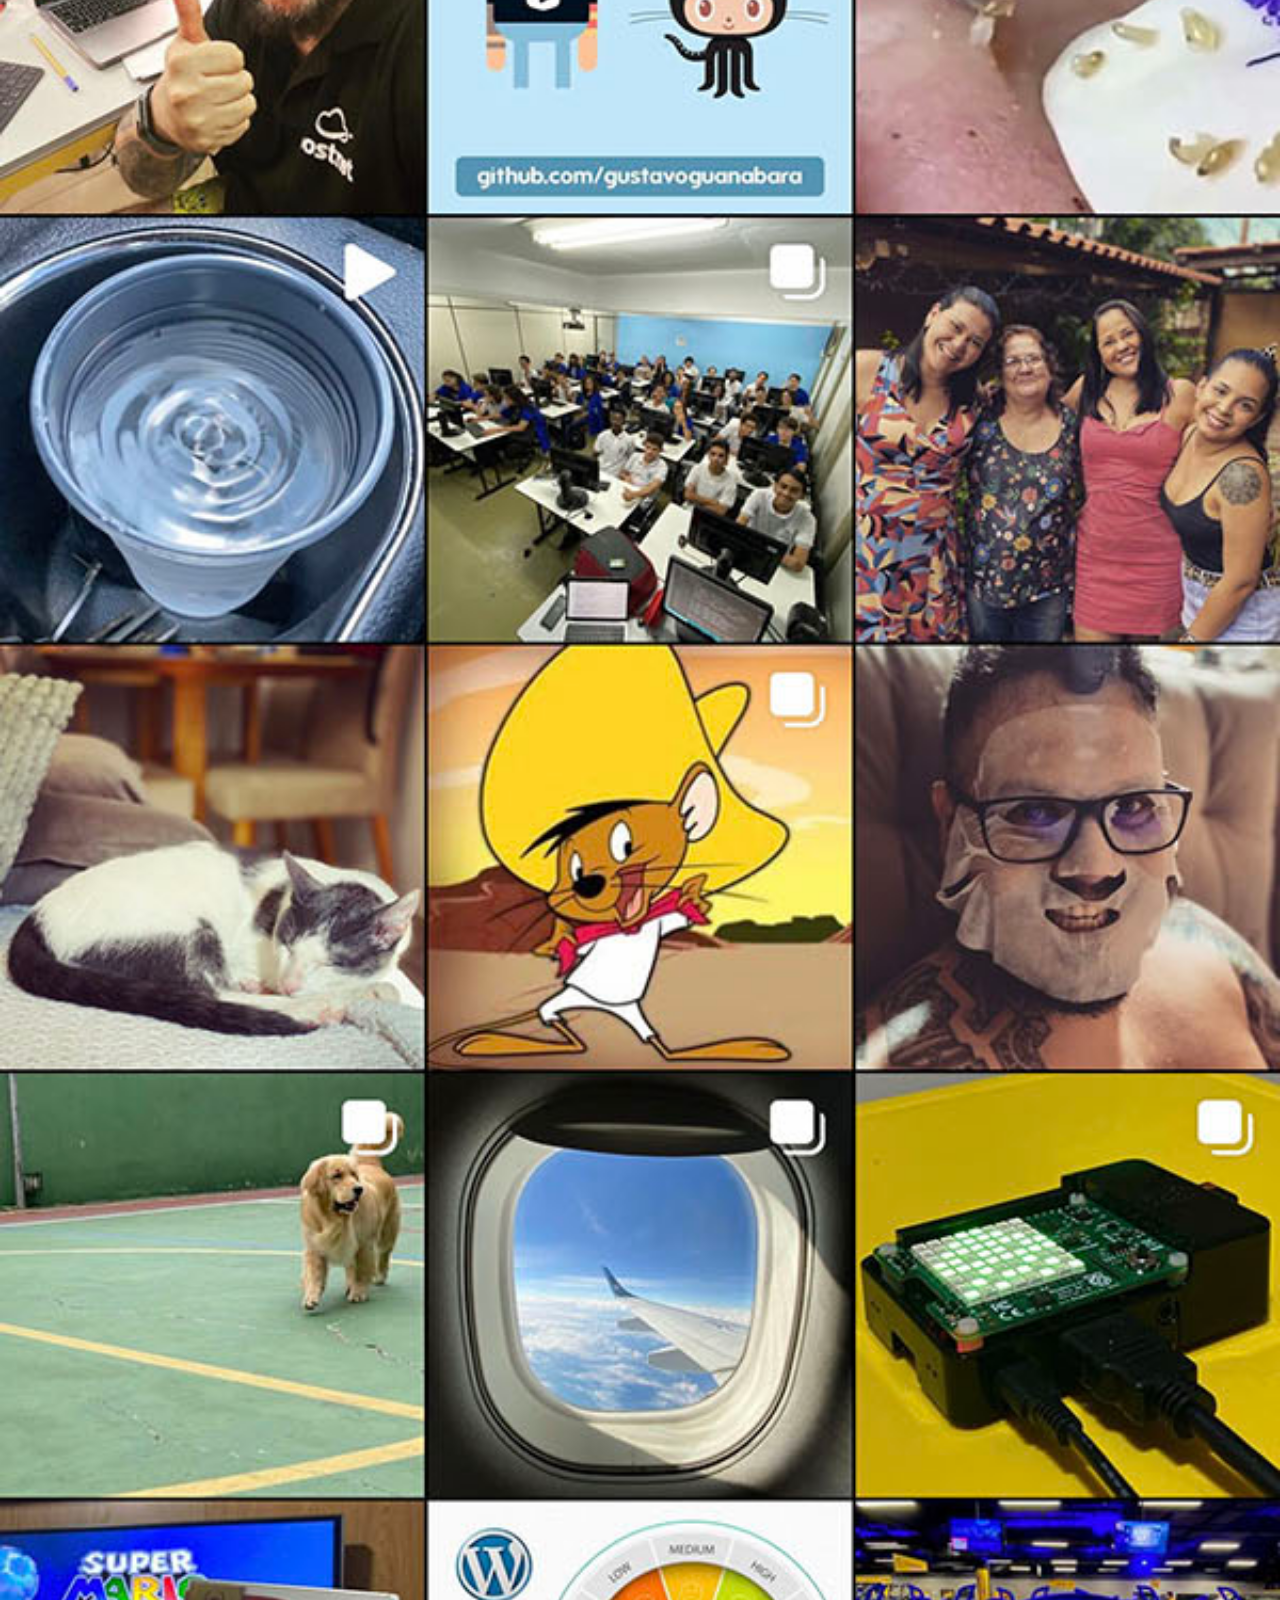
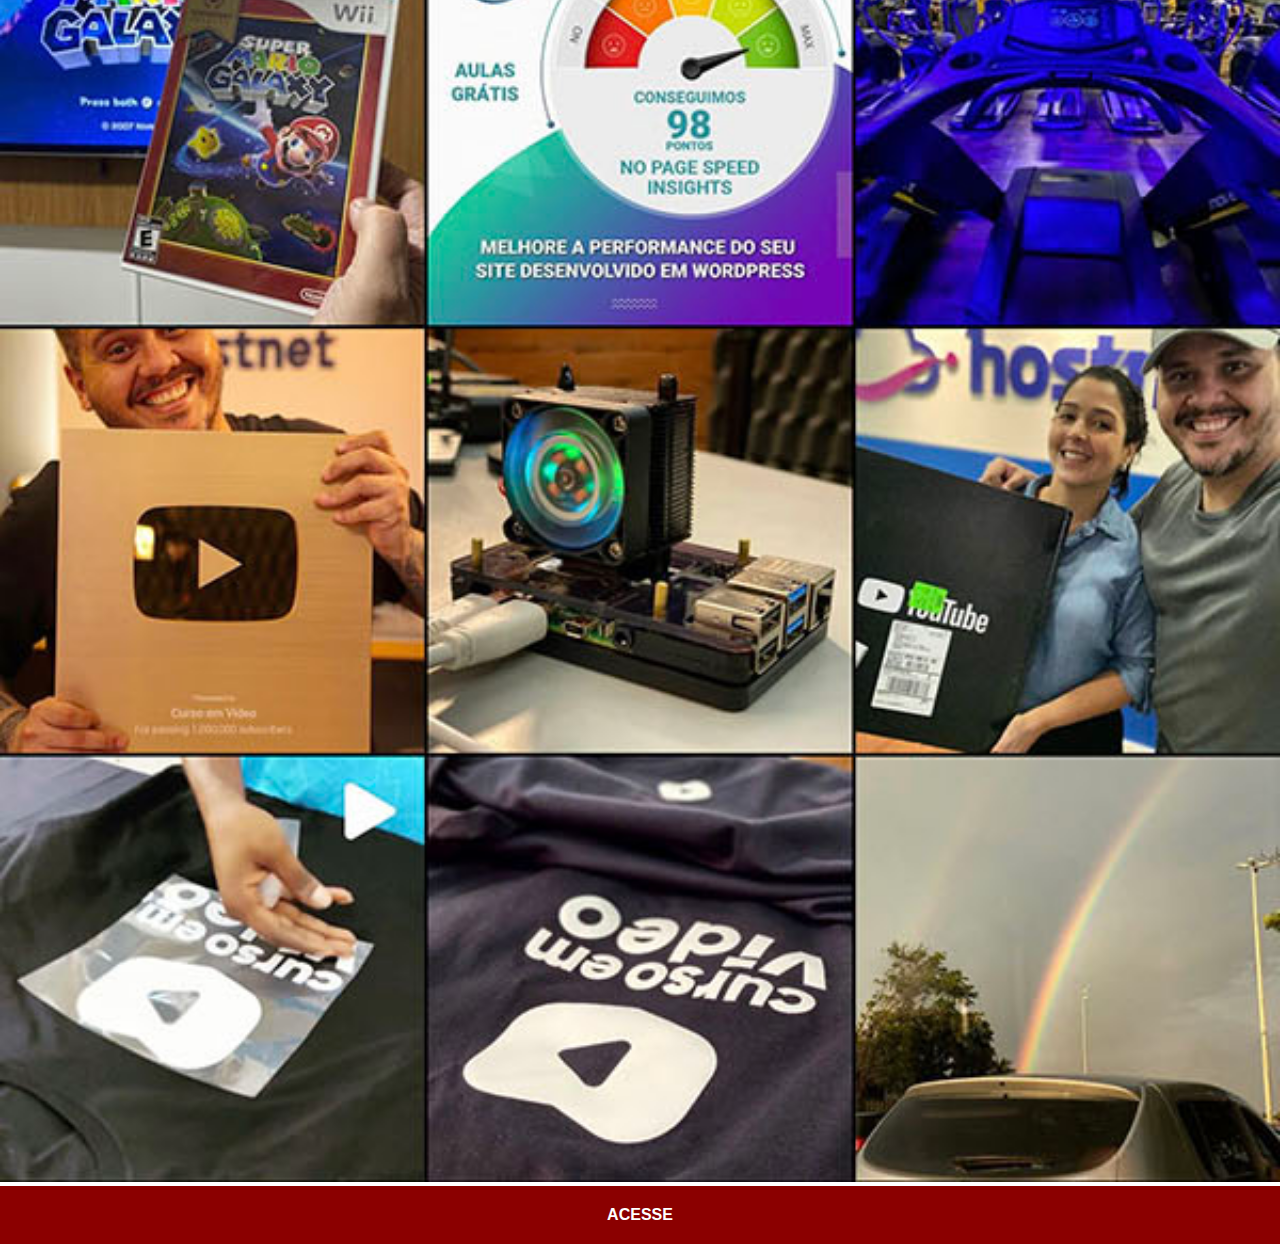
<file: instagram.html>
<!DOCTYPE html>
<html lang="pt-br">
<head>
    <meta charset="UTF-8">
    <meta http-equiv="X-UA-Compatible" content="IE=edge">
    <meta name="viewport" content="width=device-width, initial-scale=1.0">
    <title>Instagram</title>
    <link rel="stylesheet" href="estilos/social.css">
</head>
<body>
    <img src="imagens/tela-instagram.jpg" alt="Instagram">
    <a href="https://www.instagram.com/gustavoguanabara/" target="_blank"> ACESSE </a>
</body>
</html>
</file>
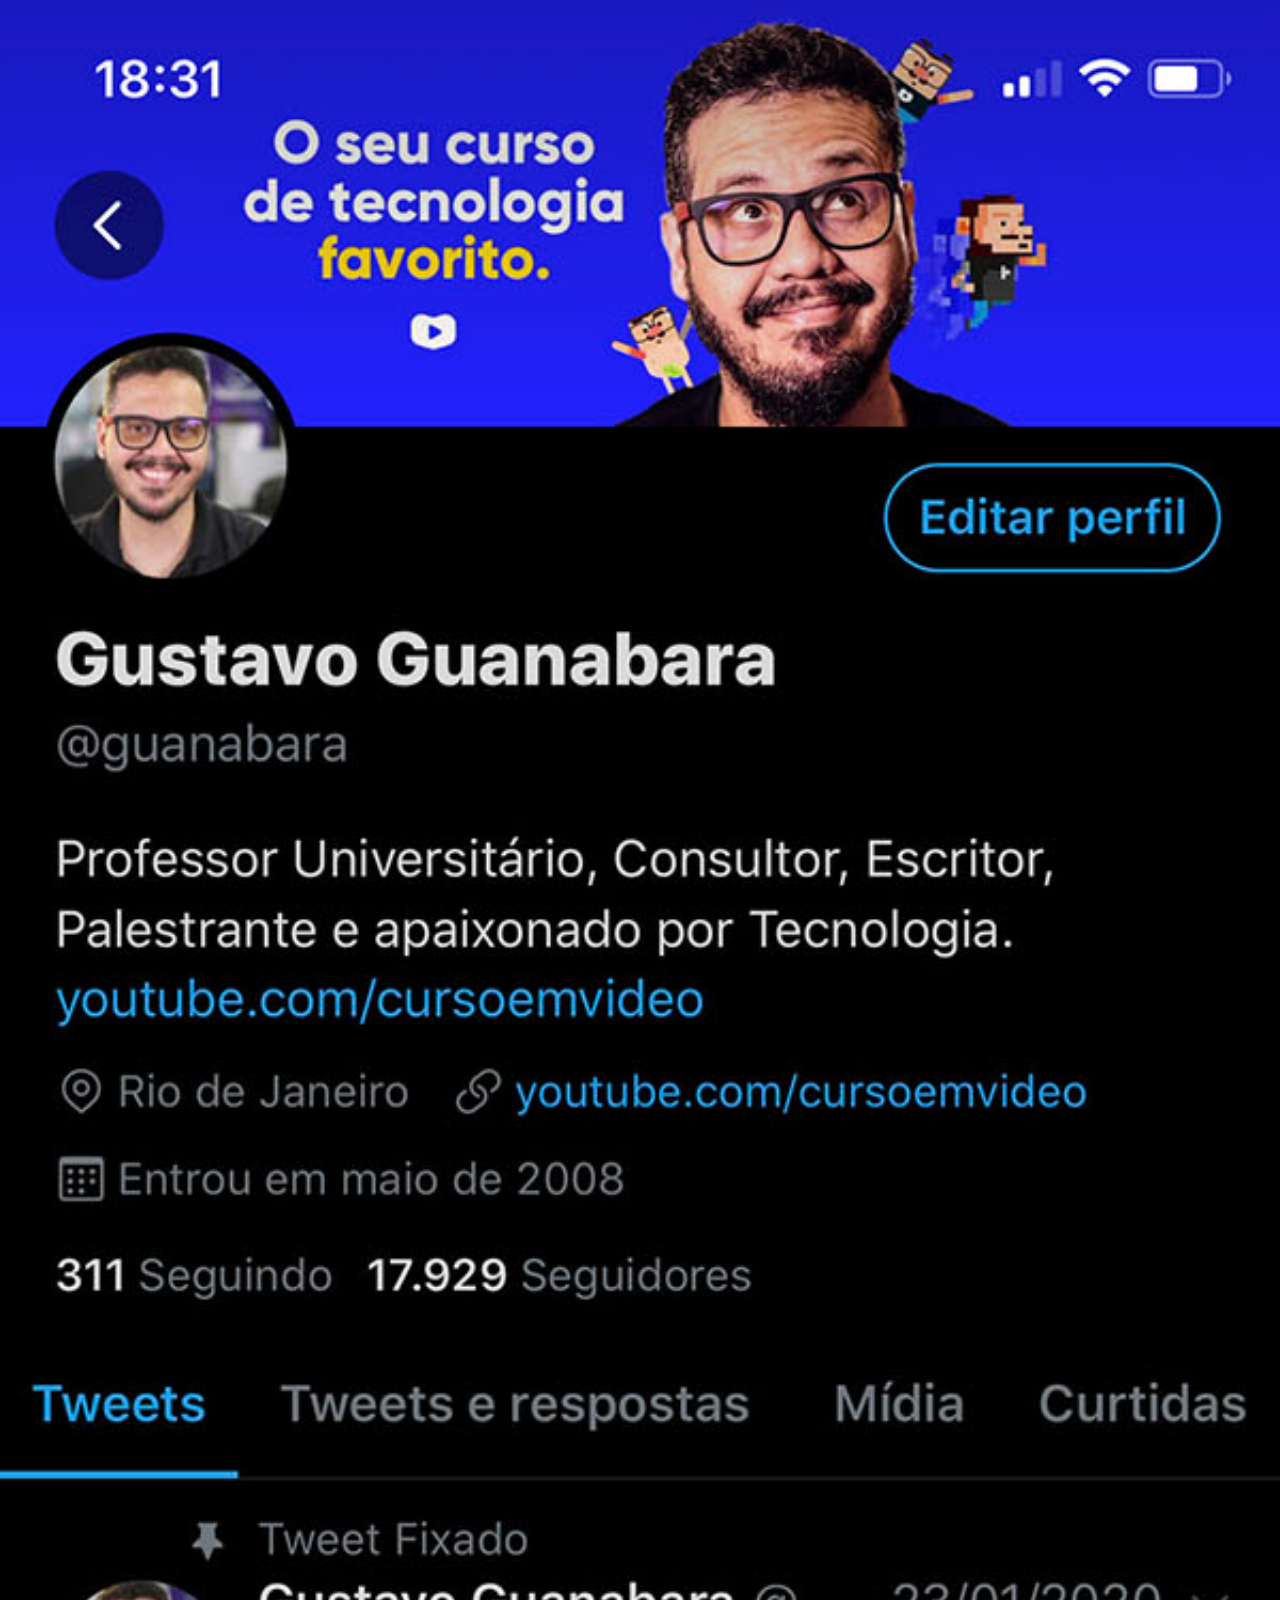
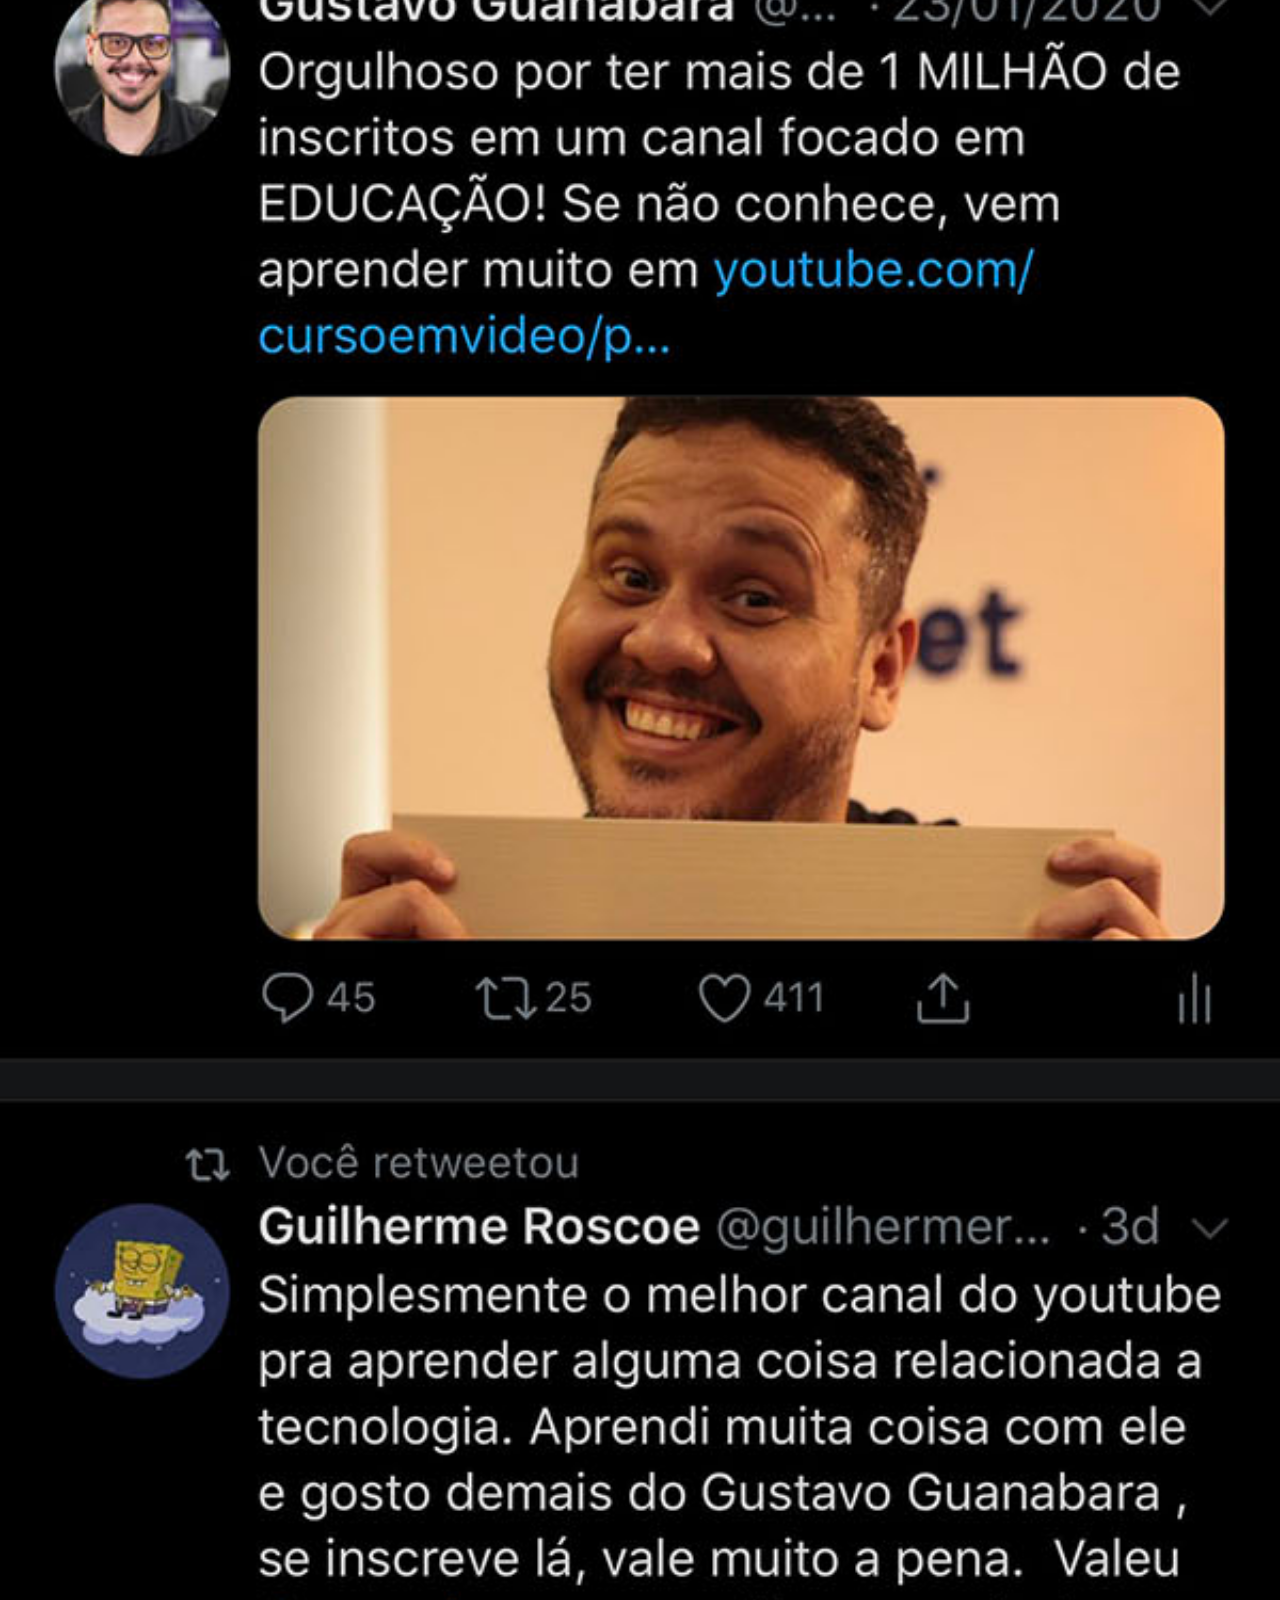
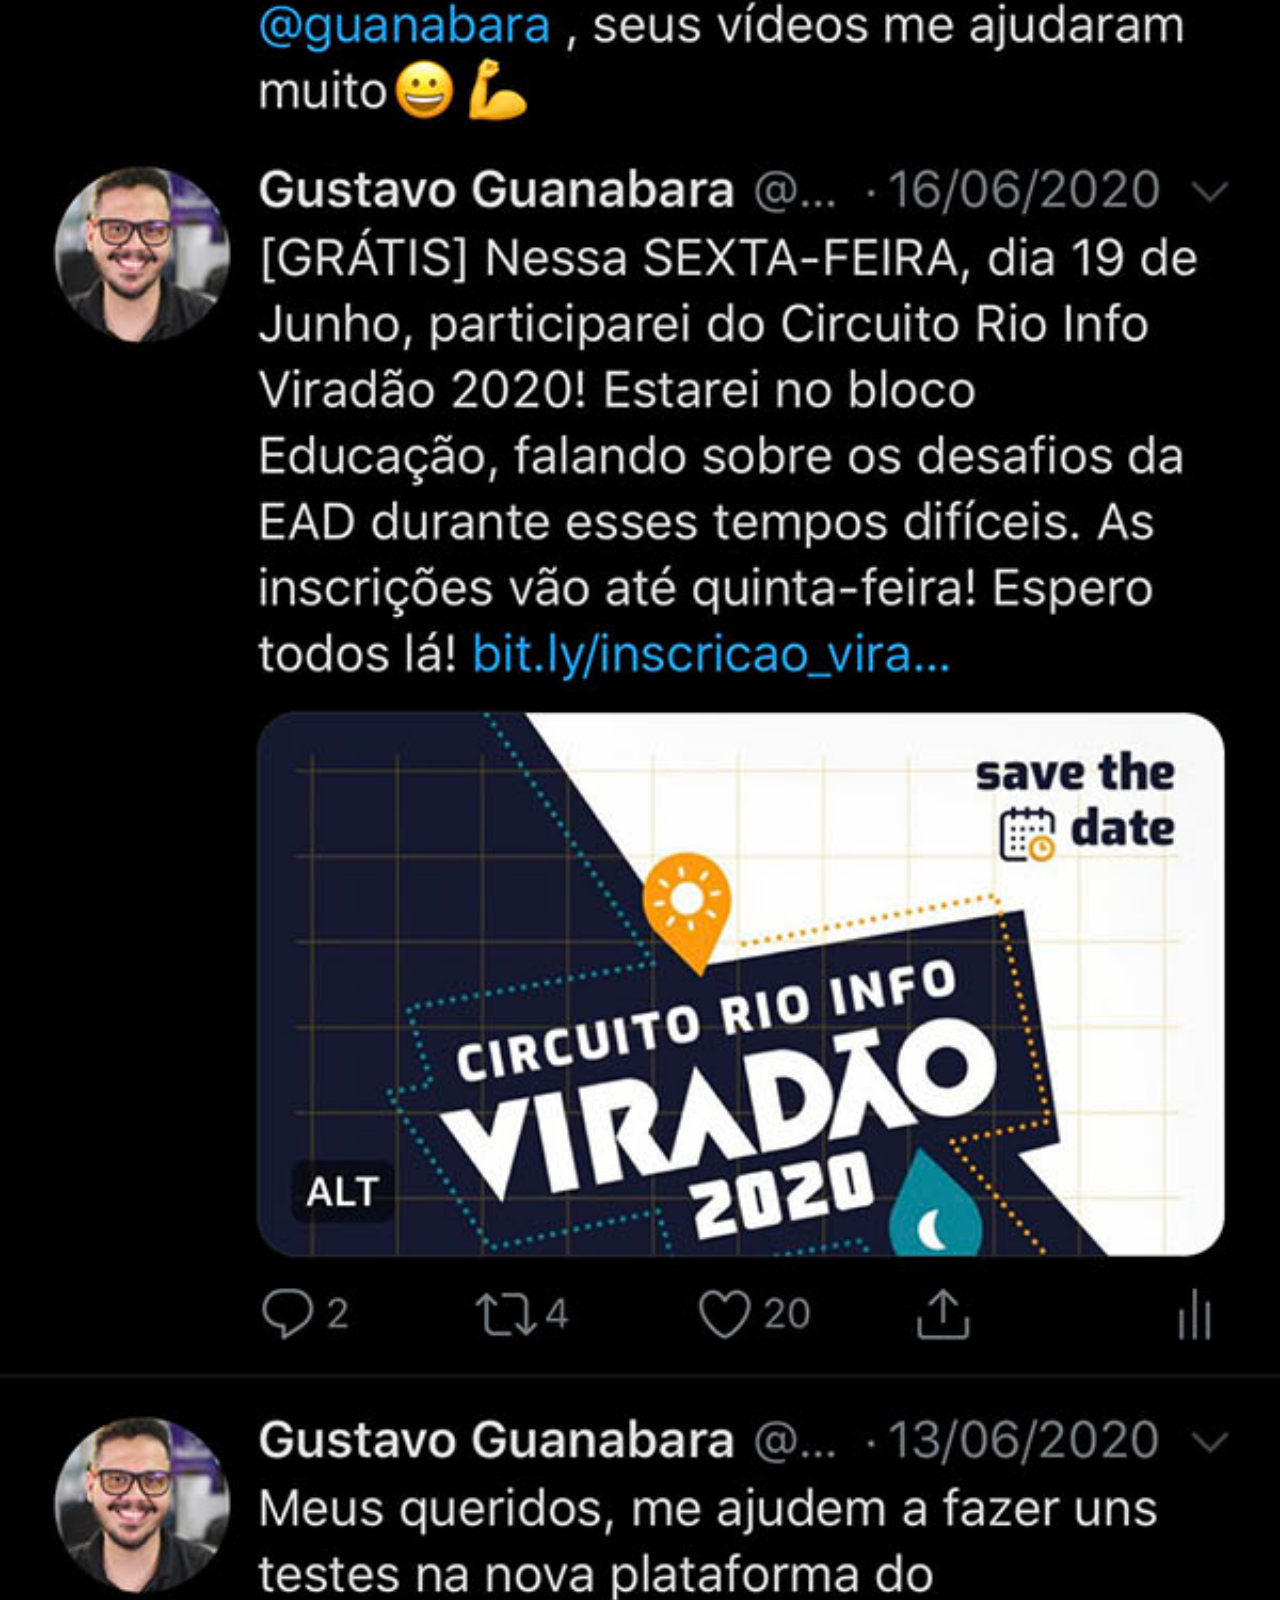
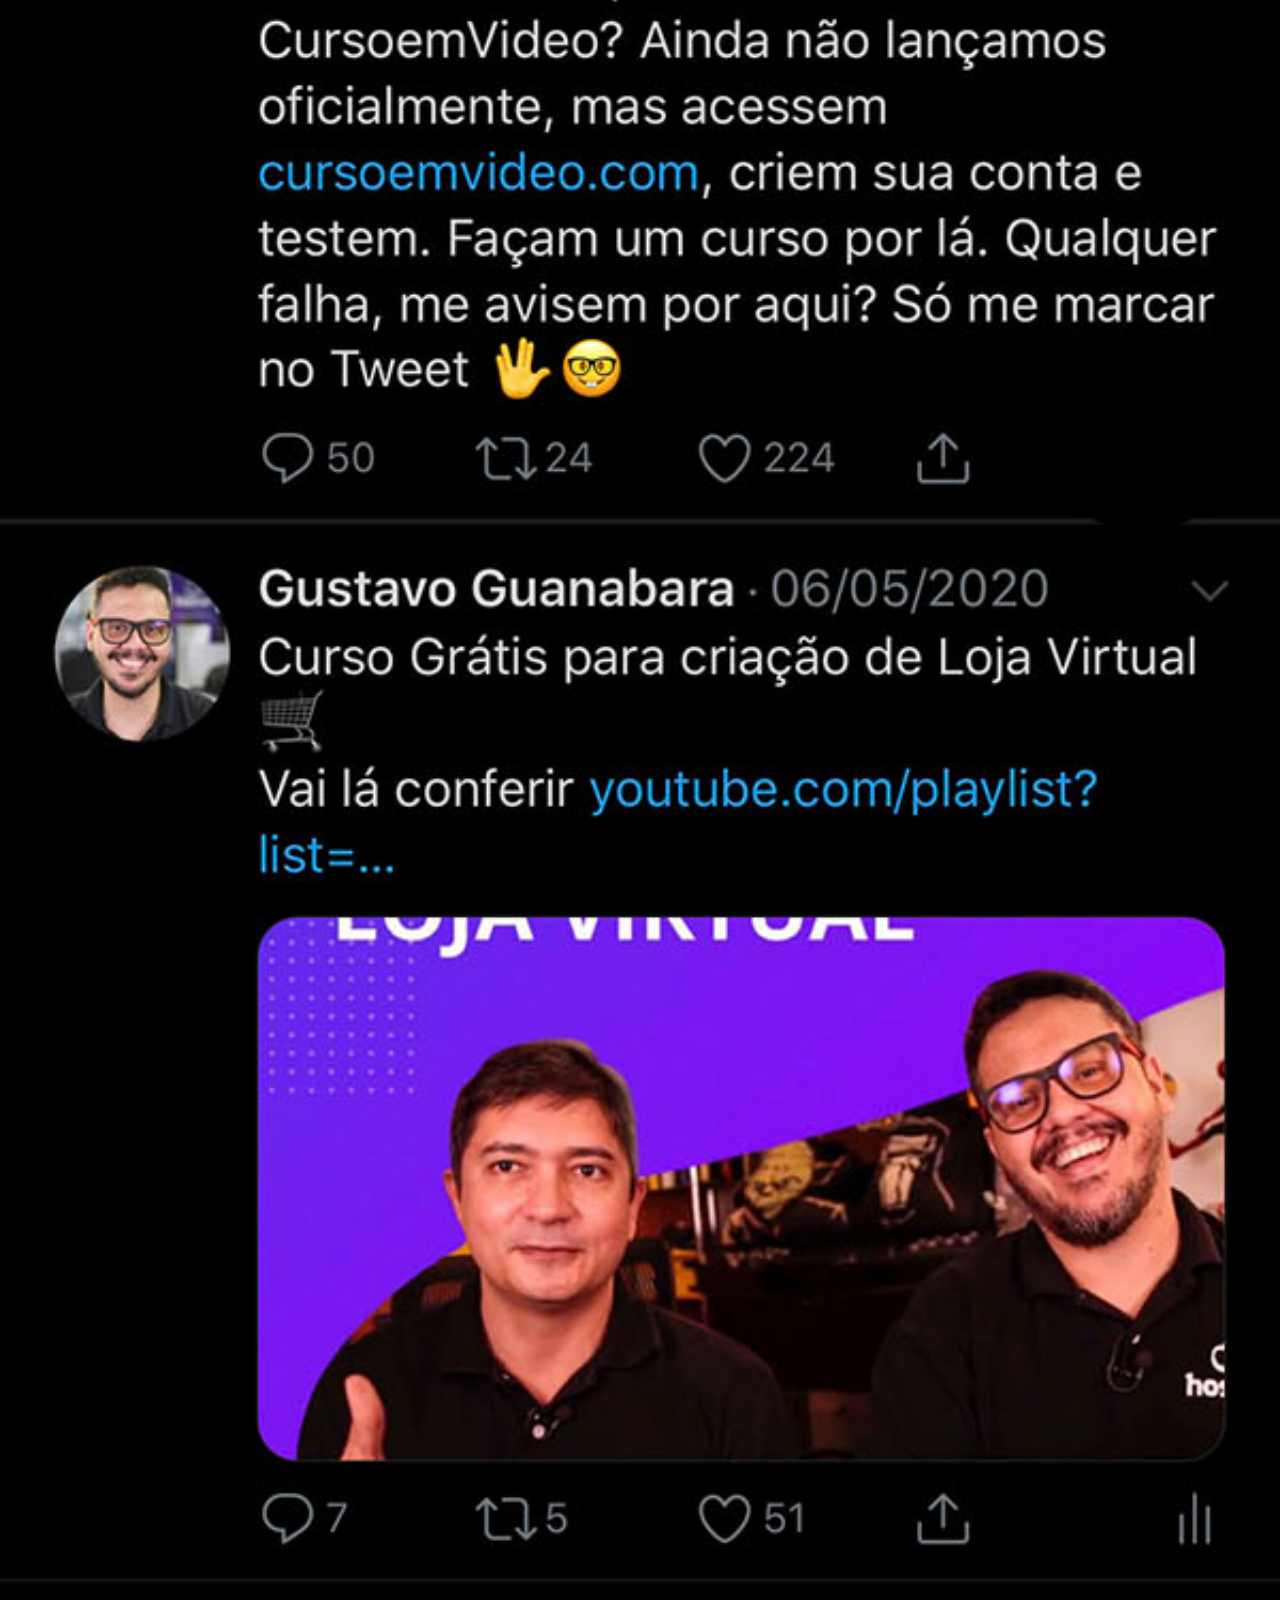
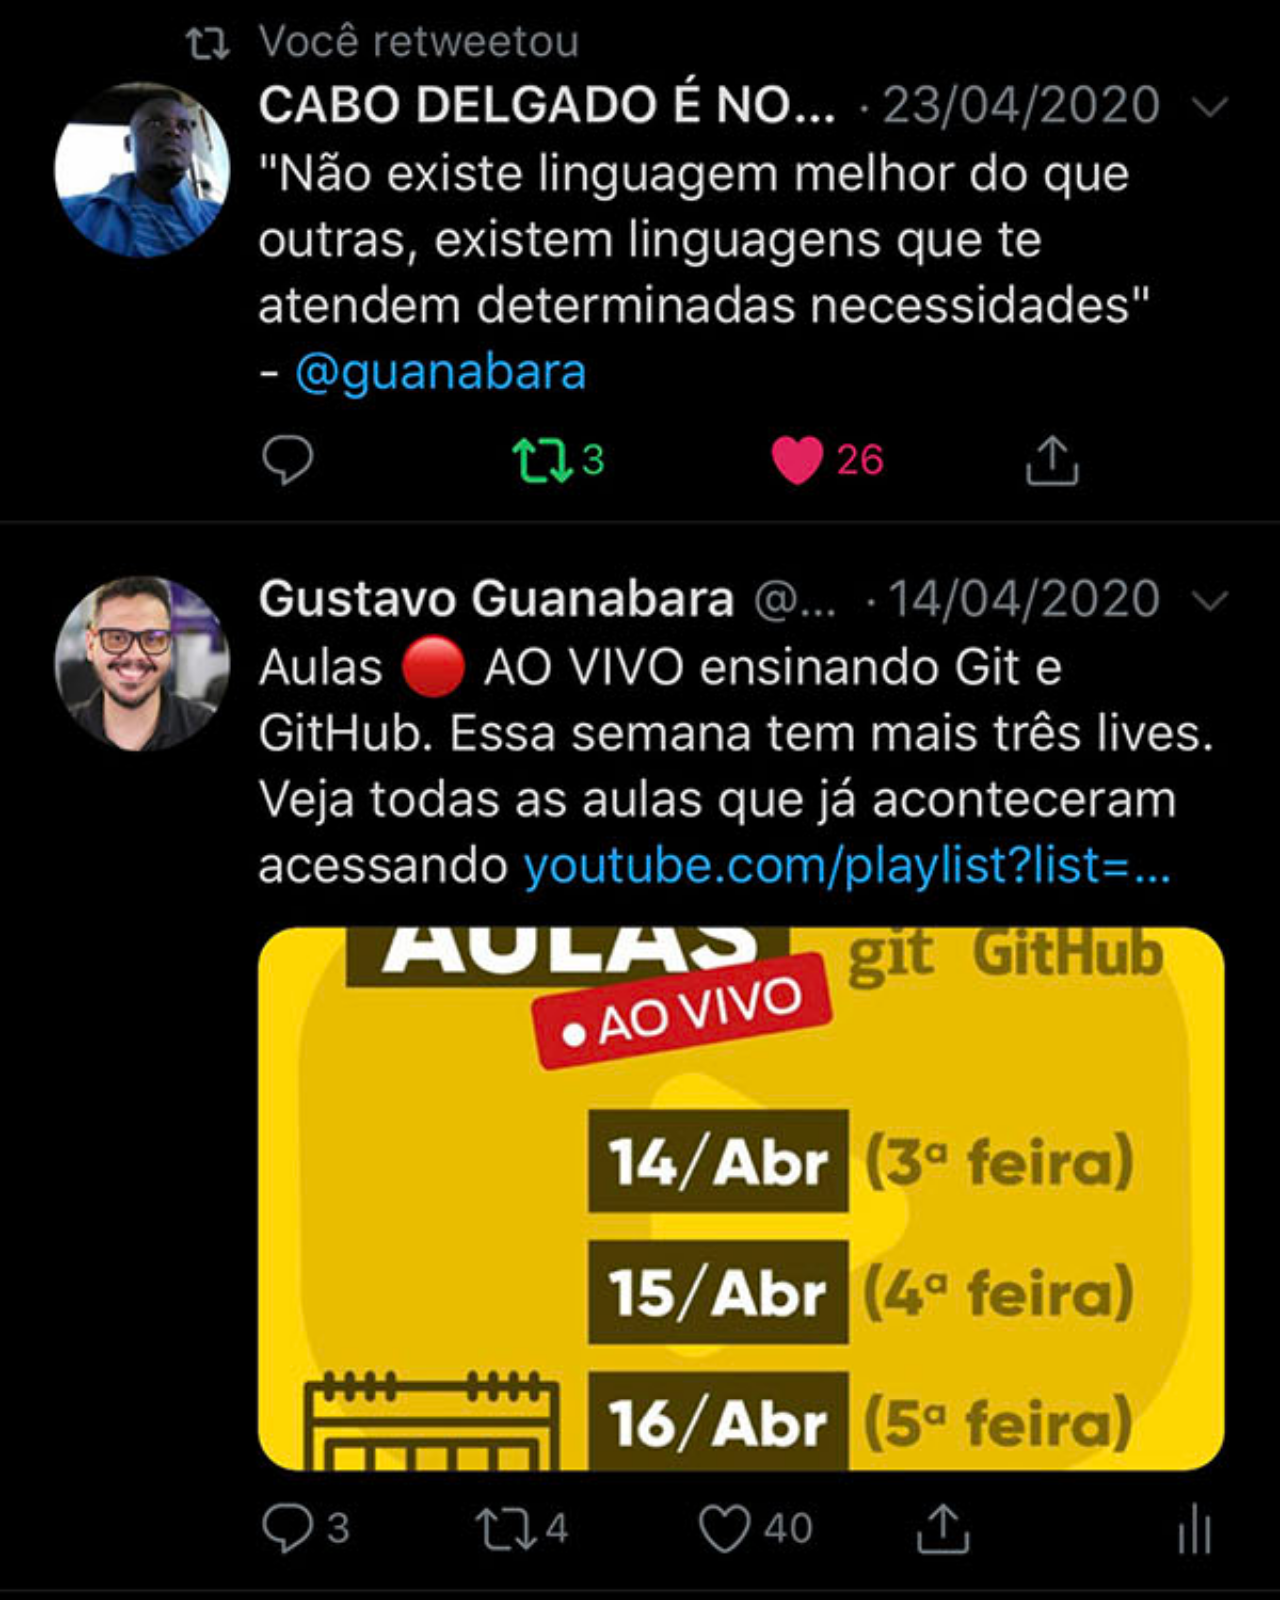
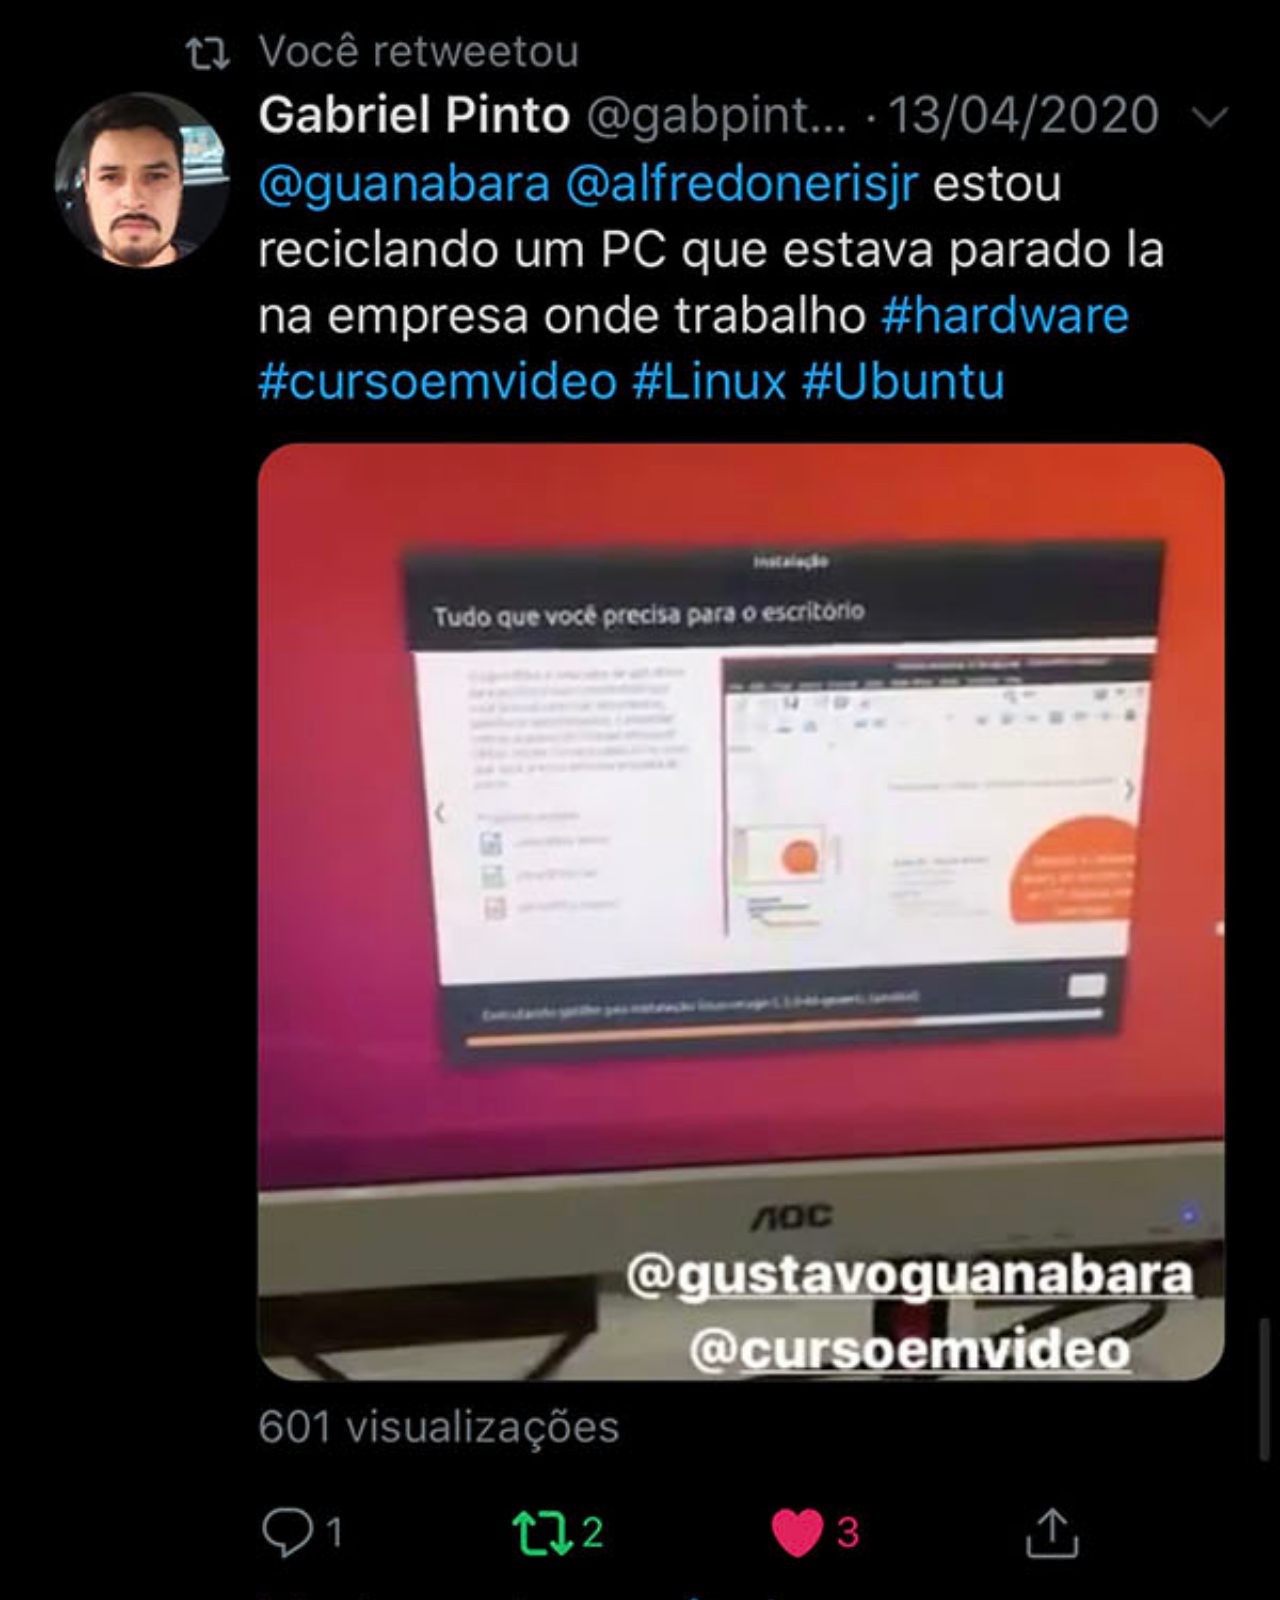
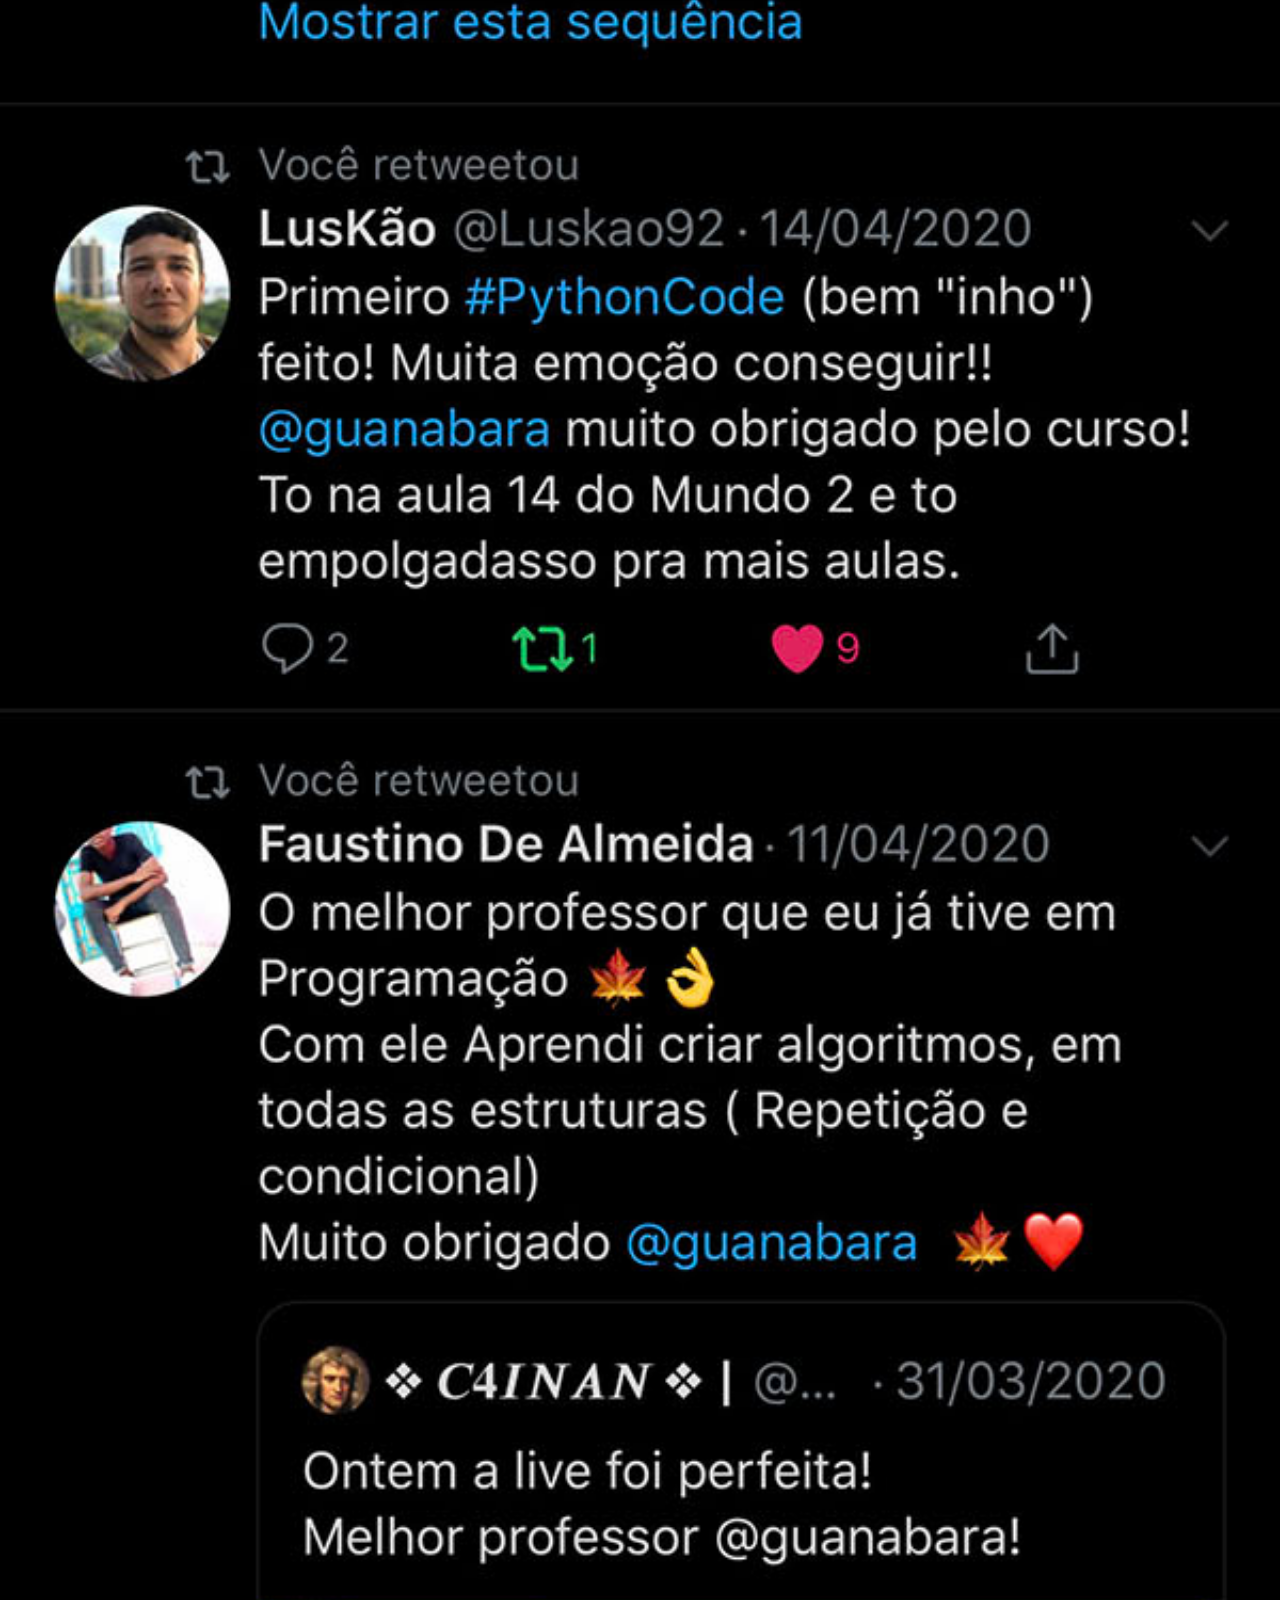
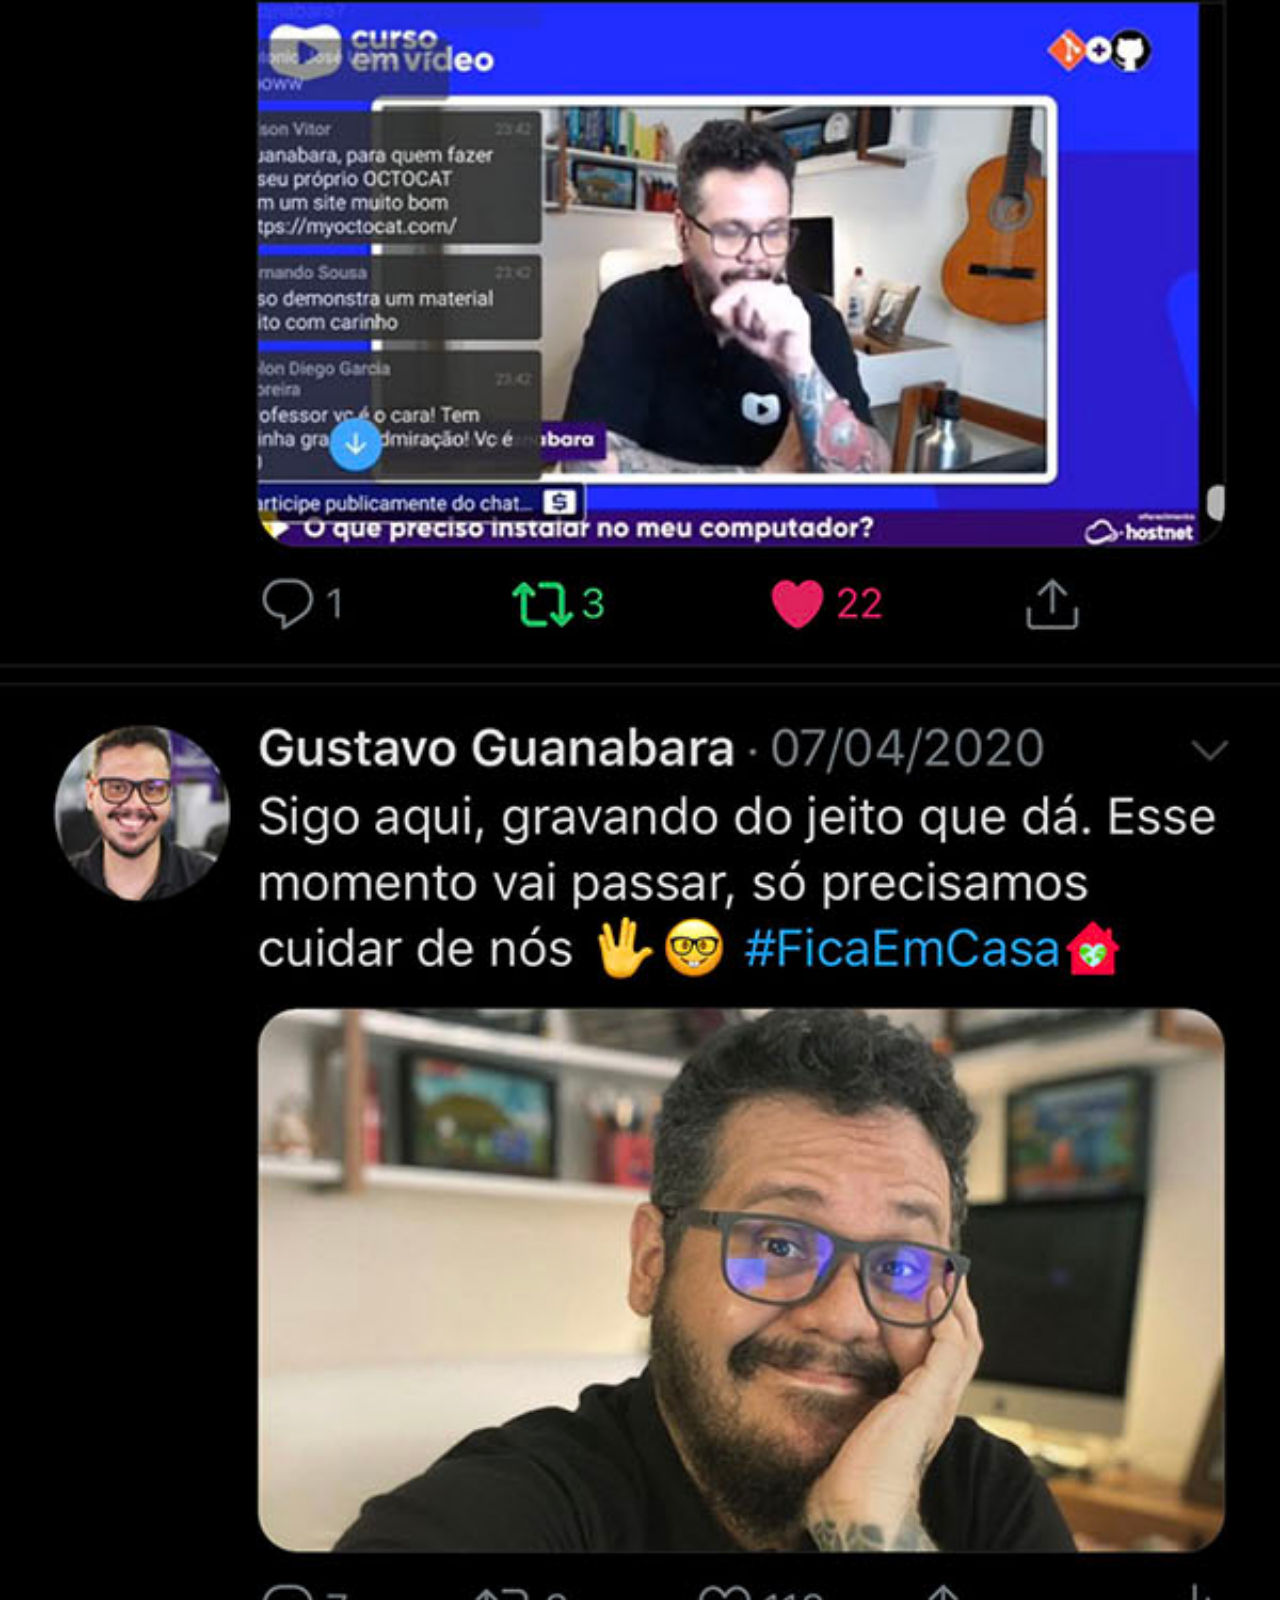
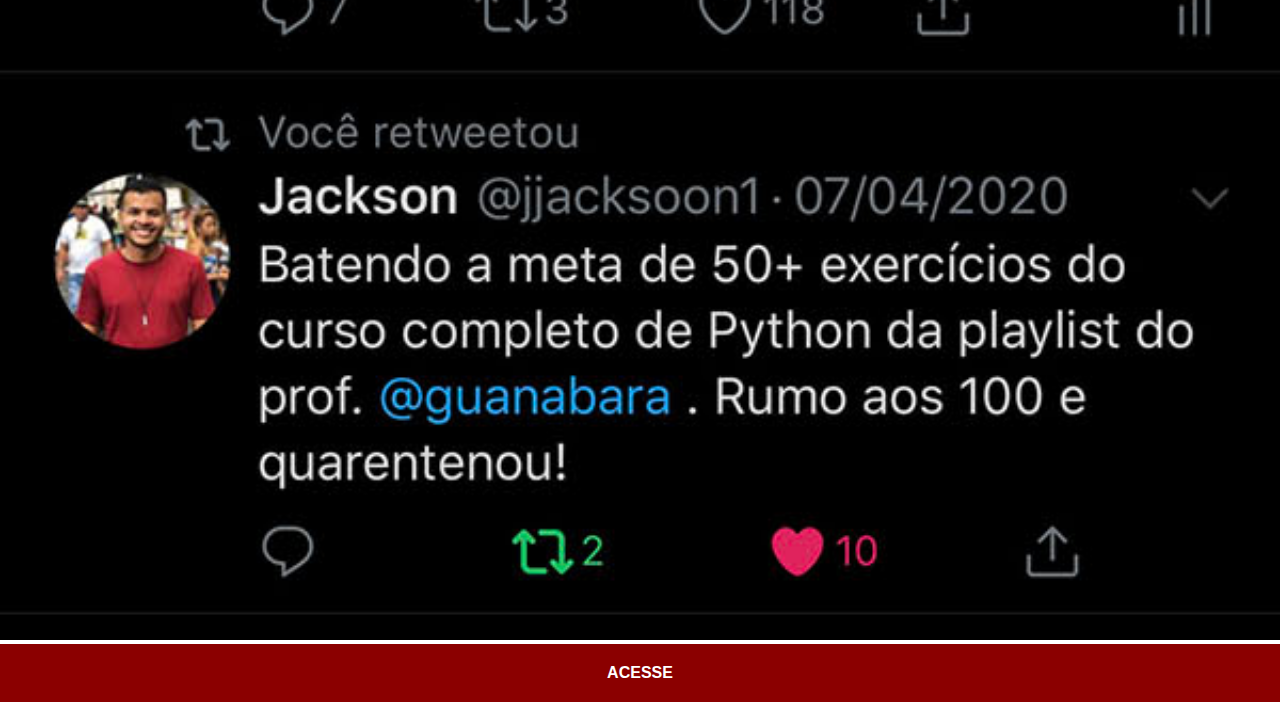
<file: twitter.html>
<!DOCTYPE html>
<html lang="pt-br">
<head>
    <meta charset="UTF-8">
    <meta http-equiv="X-UA-Compatible" content="IE=edge">
    <meta name="viewport" content="width=device-width, initial-scale=1.0">
    <title>Twitter</title>
    <link rel="stylesheet" href="estilos/social.css">
</head>
<body>
    <img src="imagens/tela-twitter.jpg" alt="Twitter">
    <a href="https://twitter.com/guanabara" target="_blank"> ACESSE </a>

</body>
</html>
</file>
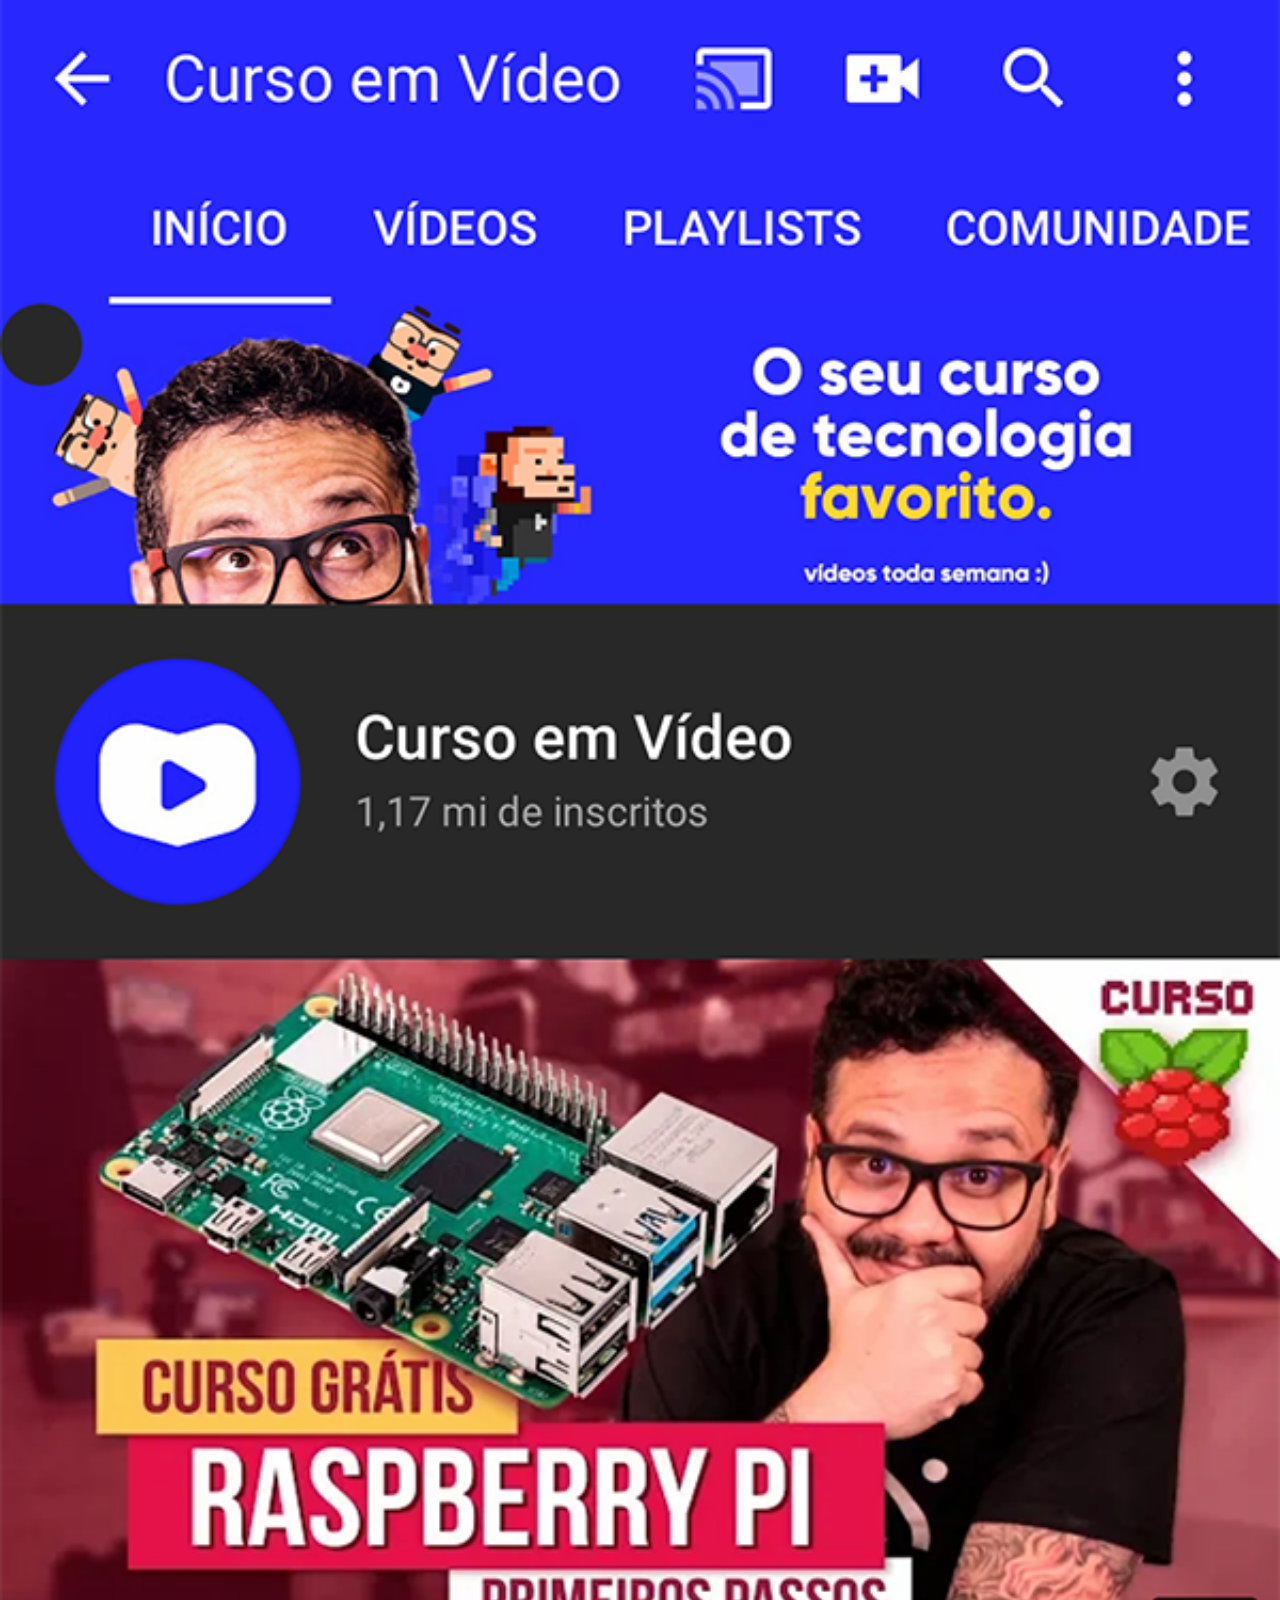
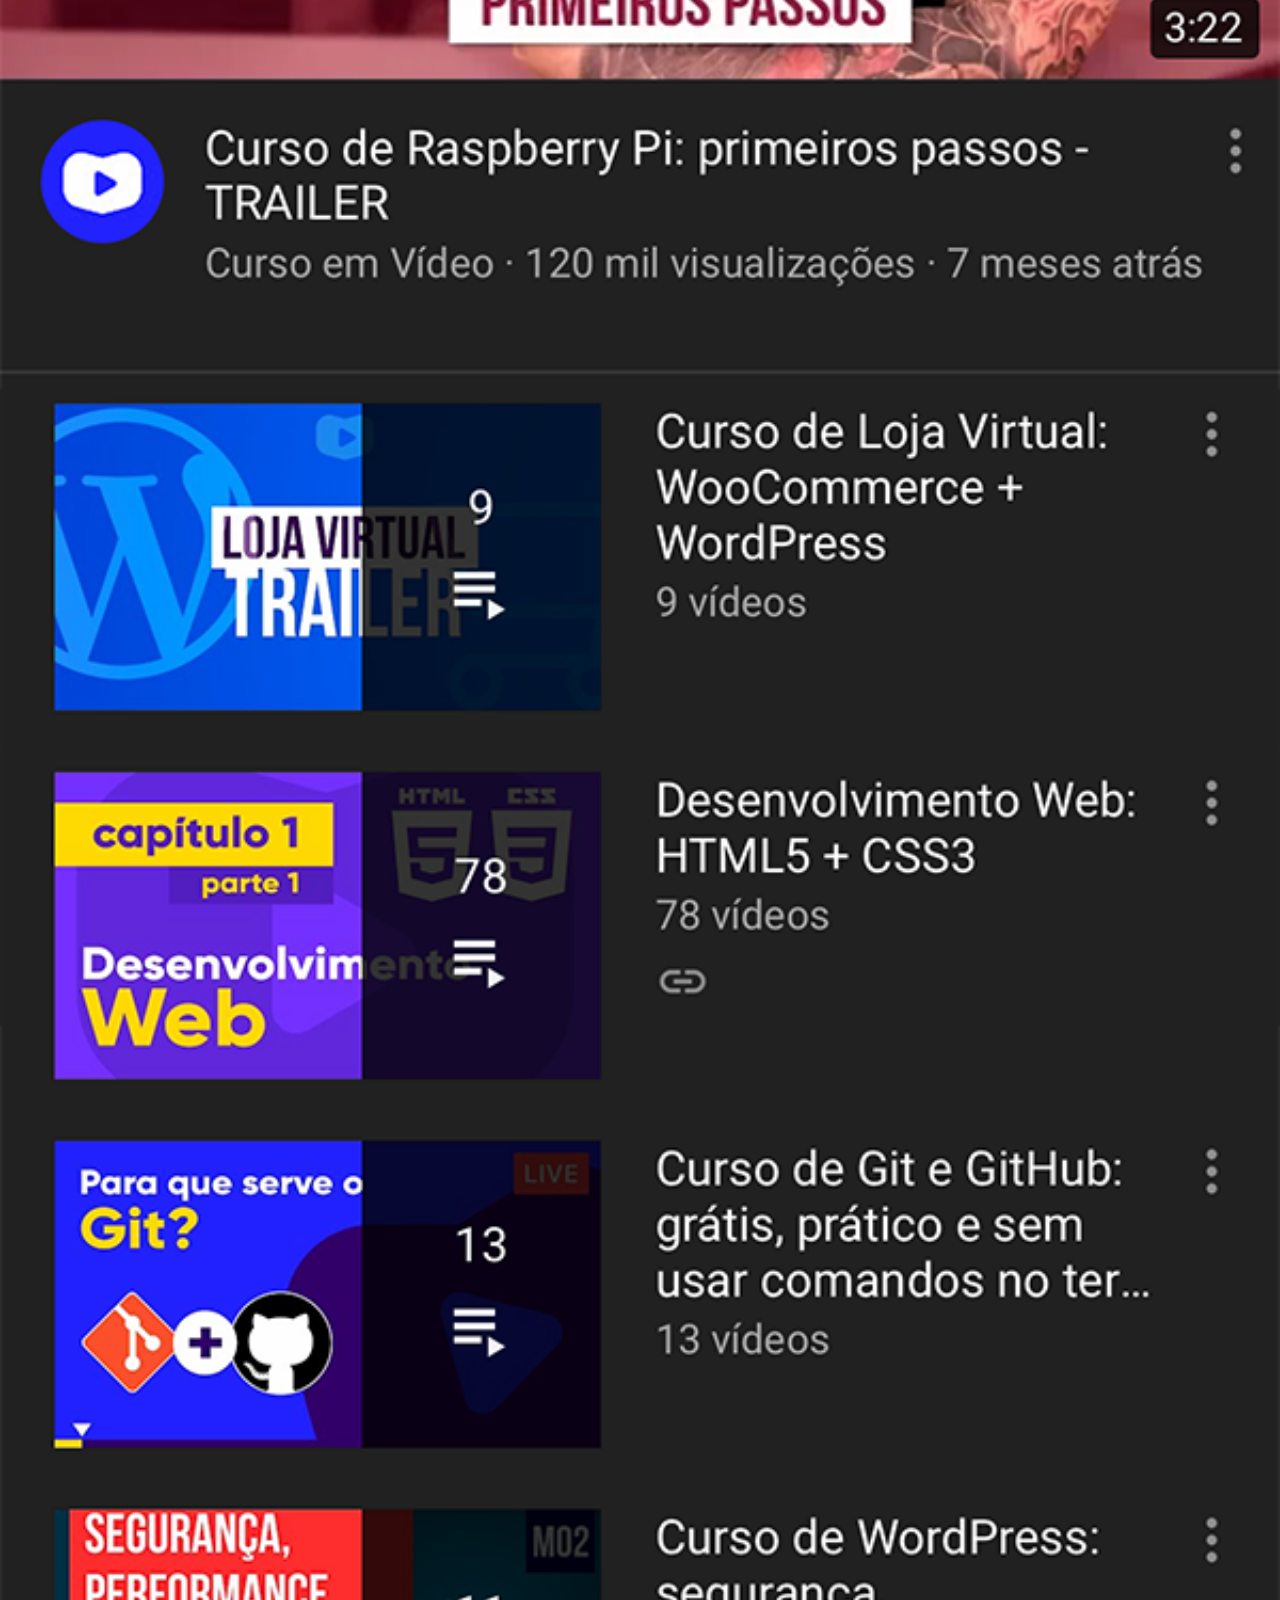
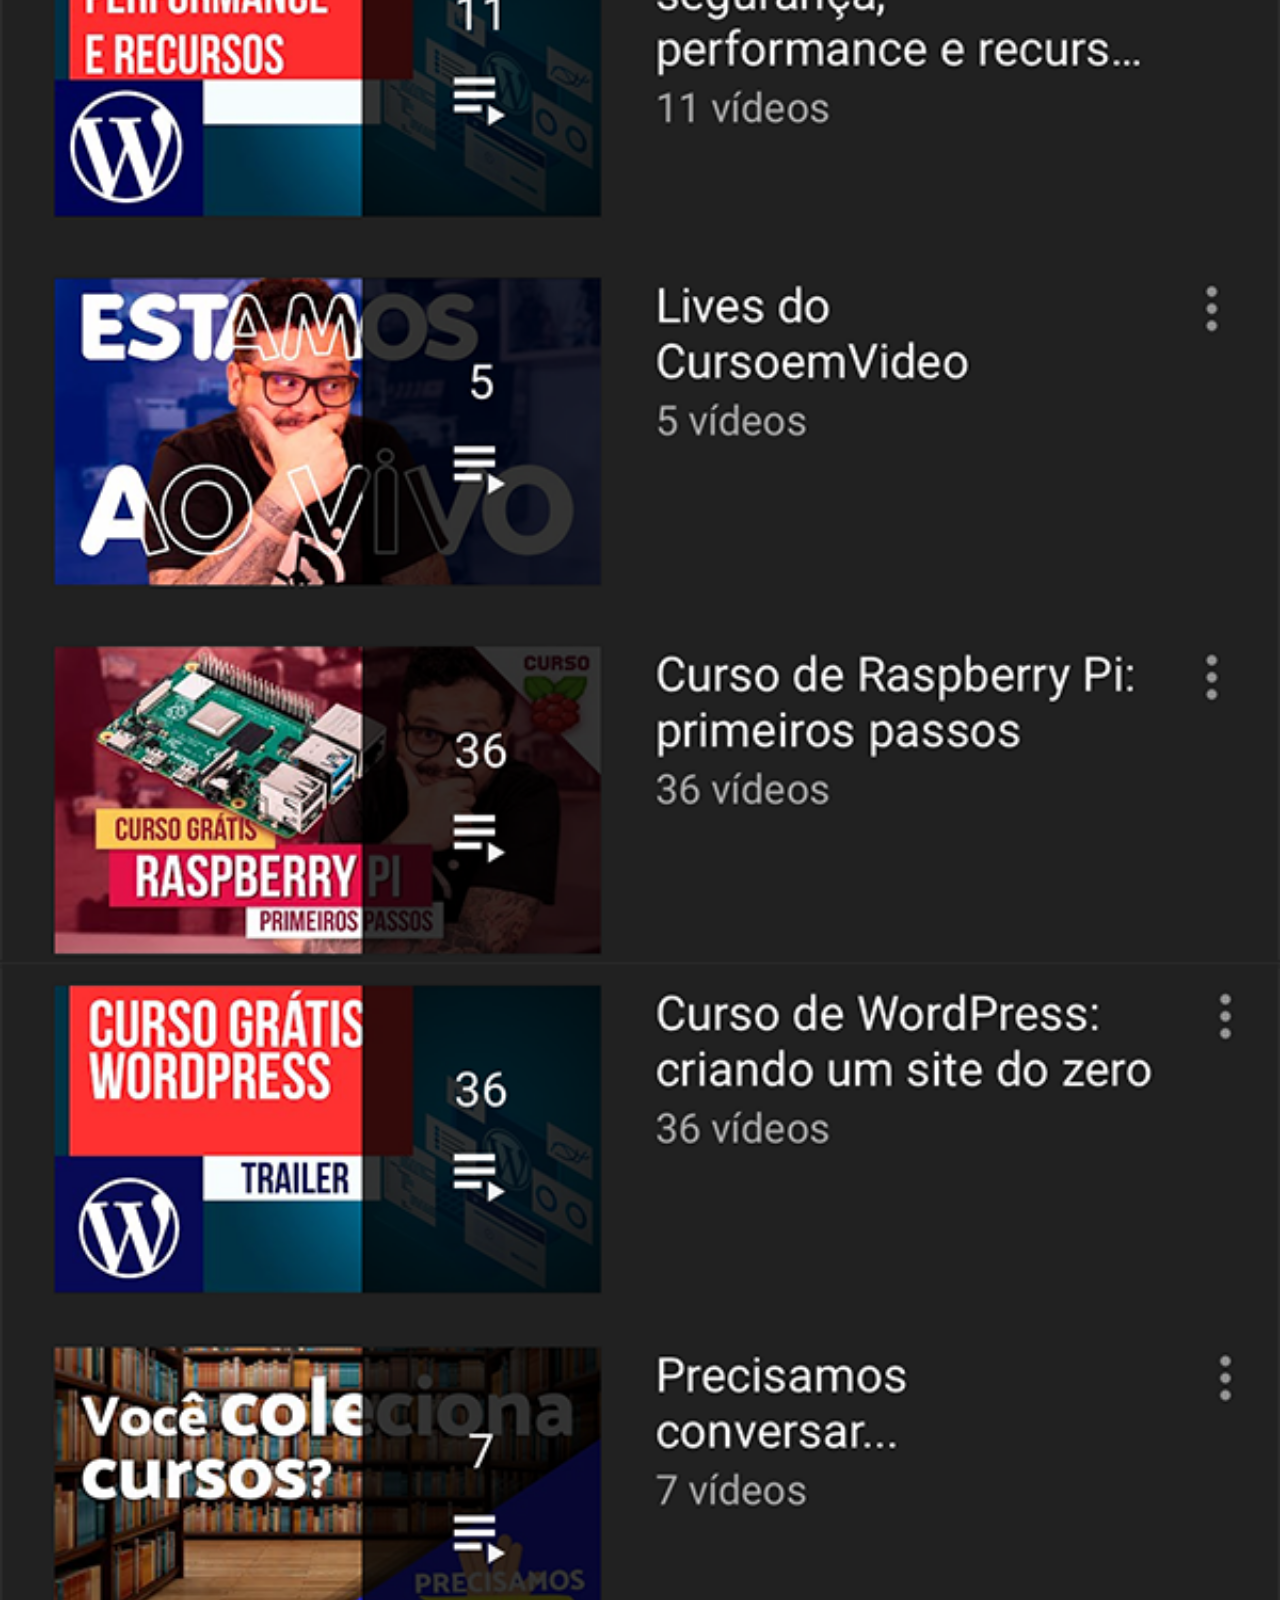
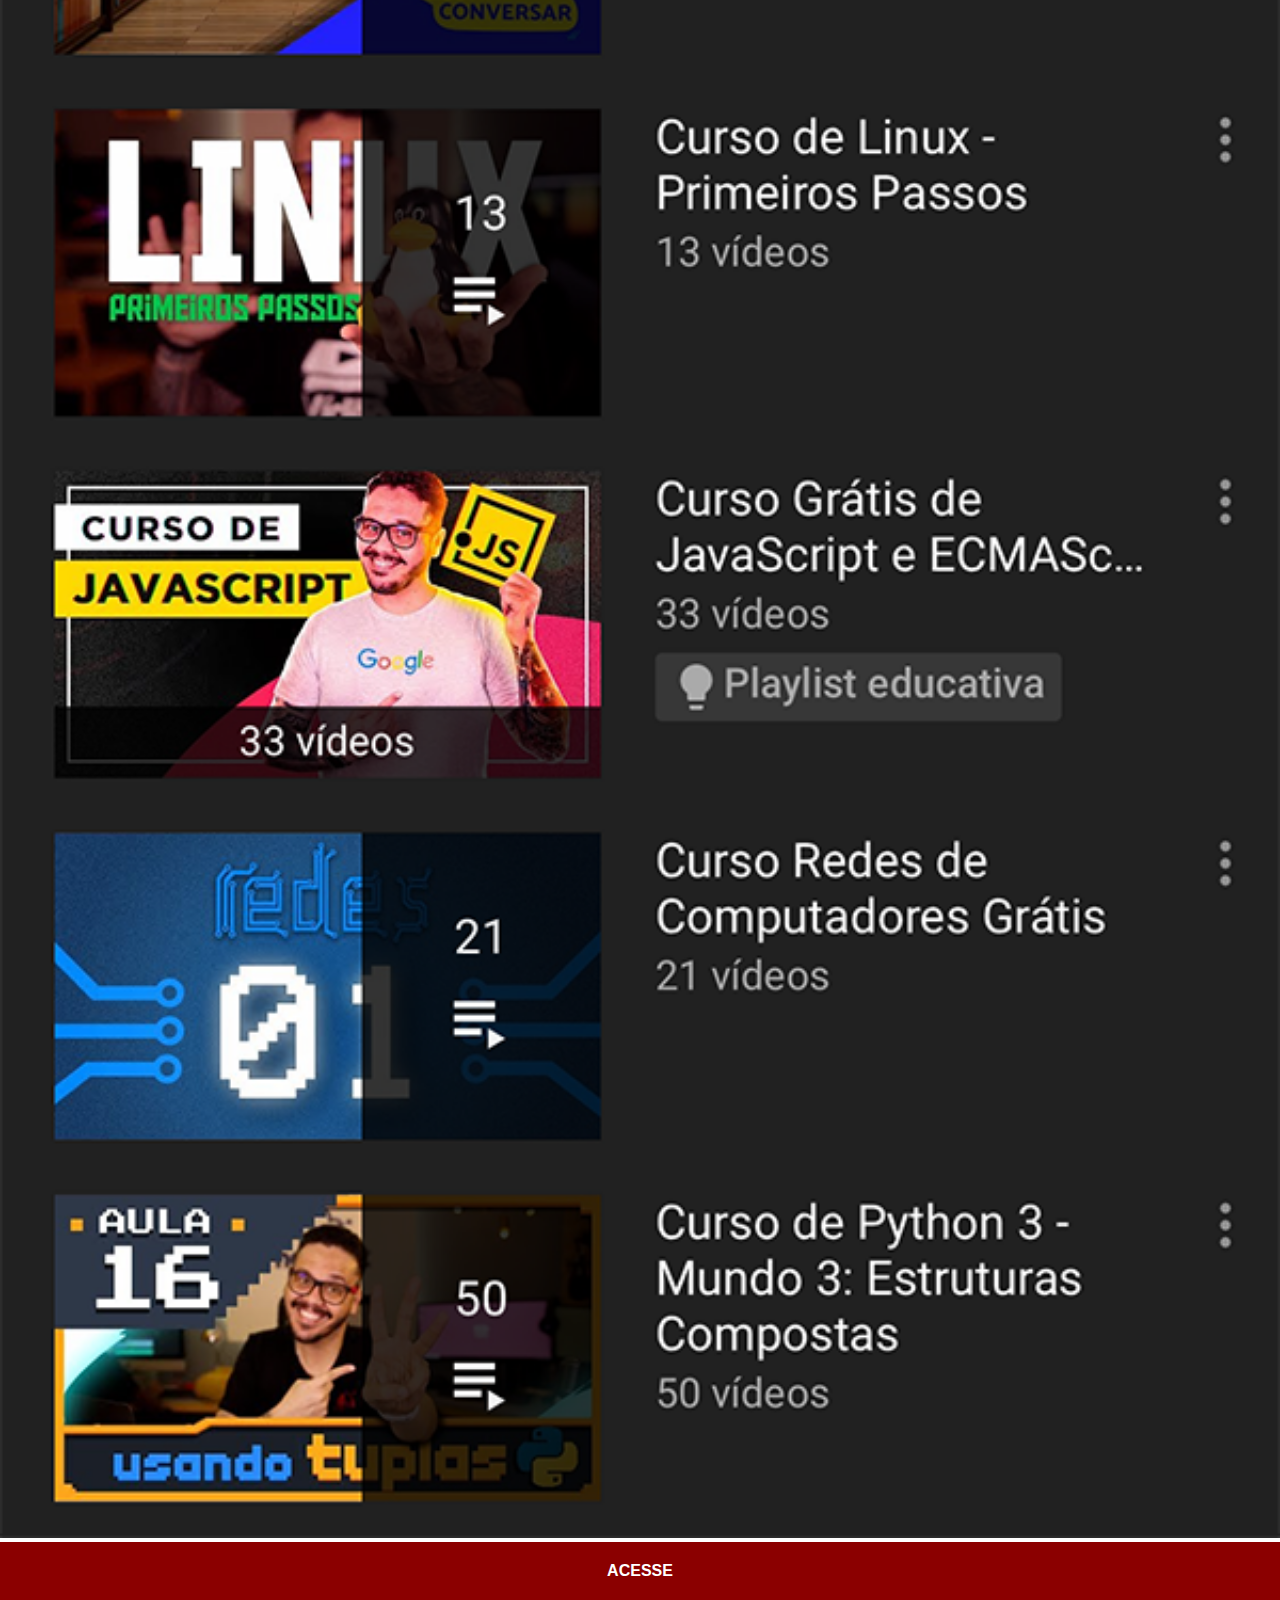
<file: youtube.html>
<!DOCTYPE html>
<html lang="pt-br">
<head>
    <meta charset="UTF-8">
    <meta http-equiv="X-UA-Compatible" content="IE=edge">
    <meta name="viewport" content="width=device-width, initial-scale=1.0">
    <title>Youtube</title>
    <link rel="stylesheet" href="estilos/social.css">
</head>
<body>
    <img src="imagens/tela-youtube.png" alt="Youtubr">
    <a href="https://www.youtube.com/@CursoemVideo" target="_blank">ACESSE</a>
</body>
</html>
</file>
<file: estilos/style.css>
@charset "UTF-8";

*{
    margin: 0px;
    padding: 0px;
    font-family: Arial, Helvetica, sans-serif;
}

html, body{
    height: 100vh;
    width: 100vg;
    background-color: black;
}

body{
    background: url('../imagens/fundo-textura.jpg') no-repeat top center;
    background-size: cover;
    background-attachment: fixed;
}
 
main{
    height: 100vh;
    position: relative;
}

section#telefone{
    position: absolute;
    top: 50%;
    left: 50%;
    transform: translate(-50%,-50%);
    height: 627px;
    width: 311px;
    background: url('../imagens/frame-iphone.png') no-repeat;
}
iframe#tela{
    position: relative;
    top: 80px;
    left: 21px;
    width: 267px;
    height: 471px;
}
section#redes-sociais{
    text-align: right;
}
section#redes-sociais img{
    width: 50px;
    margin: 10px;
    border-radius: 50%;
    box-shadow: 2px 2px 5px rgba(0, 0, 0, 0.322);
    box-sizing: border-box;
}
section#redes-sociais img:hover{
    border: 2px solid rgba(255, 255, 255, 0.575);
    transform: translate(-3px, -3px);
    box-shadow:  5px 5px 10px rgba(0, 0, 0, 0.527);
    transition: transform .5s, border 1s;
}
</file>
<file: estilos/social.css>
@charset "UTF-8";

*{
    margin: 0px;
    padding: 0px;
    font-family: Arial, Helvetica, sans-serif;
}
img{
width: 100vw;
}
::-webkit-scrollbar{
    width: 0px;
    height: 0px;
}
a{
    display: block;
    background-color: darkred;
    padding: 20px;
    color: white;
    text-align: center;
    font-weight: bolder;
    text-decoration: none;          
}
a:hover{
    background-color: red;
}
</file>
